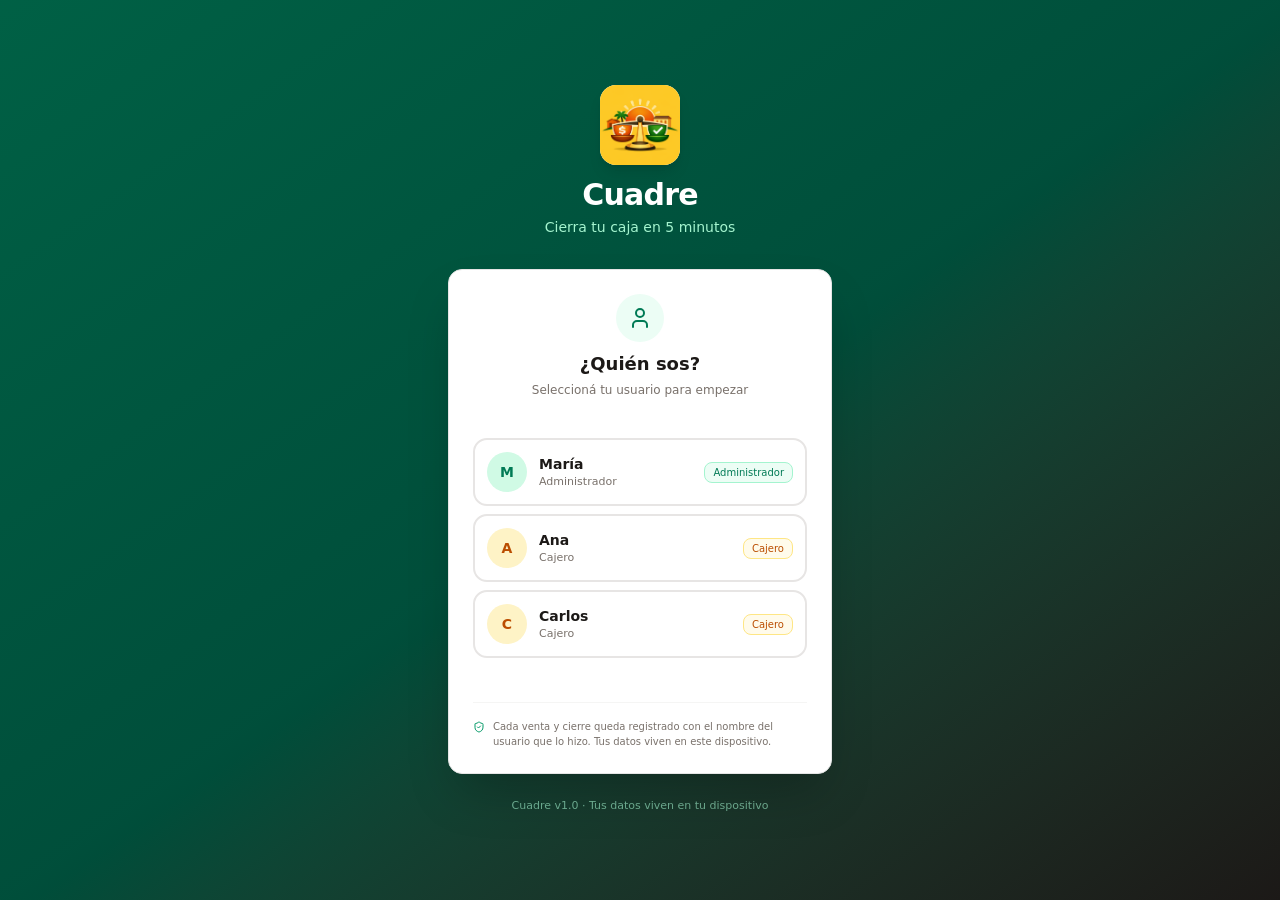
<file: index.html>
<!DOCTYPE html><!--iCwORLL4LYzGp63INEhTY--><html lang="es"><head><meta charSet="utf-8"/><meta name="viewport" content="width=device-width, initial-scale=1, maximum-scale=1, user-scalable=no"/><link rel="preload" href="/_next/static/media/797e433ab948586e-s.p.29207c2f.woff2" as="font" crossorigin="" type="font/woff2"/><link rel="preload" href="/_next/static/media/caa3a2e1cccd8315-s.p.3b6cae6d.woff2" as="font" crossorigin="" type="font/woff2"/><link rel="preload" as="image" href="/logo-cuadre.png"/><link rel="stylesheet" href="/_next/static/chunks/34d933785a17edf3.css" data-precedence="next"/><link rel="stylesheet" href="/_next/static/chunks/aba41e63c3e4495b.css" data-precedence="next"/><link rel="preload" as="script" fetchPriority="low" href="/_next/static/chunks/58c60a5fa6b544da.js"/><script src="/_next/static/chunks/771dedee3f5e1621.js" async=""></script><script src="/_next/static/chunks/21194d3fedcf5c66.js" async=""></script><script src="/_next/static/chunks/turbopack-ec014d33b39a6a80.js" async=""></script><script src="/_next/static/chunks/74f1b9da08b28ae5.js" async=""></script><script src="/_next/static/chunks/28392ef45f00e723.js" async=""></script><script src="/_next/static/chunks/850dbba0aa36ceb6.js" async=""></script><script src="/_next/static/chunks/76dd9c080f6d431c.js" async=""></script><meta name="next-size-adjust" content=""/><title>Cuadre — Cierra tu caja en 5 minutos</title><meta name="description" content="Gestor de Cierre de Caja y Conciliación de Pagos para MIPYMES cubanas. Efectivo, Transfermóvil, EnZona, USD, MLC y EUR."/><meta name="author" content="Cuadre"/><meta name="keywords" content="Cuadre,MIPYMES,Cuba,cierre de caja,conciliación,Transfermóvil,EnZona,ONAT"/><script src="/_next/static/chunks/a6dad97d9634a72d.js" noModule=""></script></head><body class="geist_a71539c9-module__T19VSG__variable geist_mono_8d43a2aa-module__8Li5zG__variable antialiased bg-stone-50 text-stone-900"><div hidden=""><!--$--><!--/$--></div><div class="min-h-screen flex items-center justify-center bg-stone-50"><div class="text-center"><div class="w-14 h-14 rounded-xl overflow-hidden bg-white shadow-lg mx-auto mb-3 animate-pulse"><img src="/logo-cuadre.png" alt="Cuadre" class="w-full h-full object-contain"/></div><p class="text-stone-500 text-sm">Cargando Cuadre...</p></div></div><!--$--><!--/$--><div role="region" aria-label="Notifications (F8)" tabindex="-1" style="pointer-events:none"><ol tabindex="-1" class="fixed top-0 z-[100] flex max-h-screen w-full flex-col-reverse p-4 sm:bottom-0 sm:right-0 sm:top-auto sm:flex-col md:max-w-[420px]"></ol></div><section aria-label="Notifications alt+T" tabindex="-1" aria-live="polite" aria-relevant="additions text" aria-atomic="false"></section><script src="/_next/static/chunks/58c60a5fa6b544da.js" id="_R_" async=""></script><script>(self.__next_f=self.__next_f||[]).push([0])</script><script>self.__next_f.push([1,"1:\"$Sreact.fragment\"\n2:I[39756,[\"/_next/static/chunks/74f1b9da08b28ae5.js\"],\"default\"]\n3:I[37457,[\"/_next/static/chunks/74f1b9da08b28ae5.js\"],\"default\"]\n4:I[77855,[\"/_next/static/chunks/28392ef45f00e723.js\",\"/_next/static/chunks/850dbba0aa36ceb6.js\"],\"Toaster\"]\n5:I[46696,[\"/_next/static/chunks/28392ef45f00e723.js\",\"/_next/static/chunks/850dbba0aa36ceb6.js\"],\"Toaster\"]\n6:I[47257,[\"/_next/static/chunks/74f1b9da08b28ae5.js\"],\"ClientPageRoot\"]\n7:I[52683,[\"/_next/static/chunks/28392ef45f00e723.js\",\"/_next/static/chunks/850dbba0aa36ceb6.js\",\"/_next/static/chunks/76dd9c080f6d431c.js\"],\"default\"]\na:I[97367,[\"/_next/static/chunks/74f1b9da08b28ae5.js\"],\"OutletBoundary\"]\nb:\"$Sreact.suspense\"\nd:I[97367,[\"/_next/static/chunks/74f1b9da08b28ae5.js\"],\"ViewportBoundary\"]\nf:I[97367,[\"/_next/static/chunks/74f1b9da08b28ae5.js\"],\"MetadataBoundary\"]\n11:I[68027,[\"/_next/static/chunks/74f1b9da08b28ae5.js\"],\"default\"]\n:HL[\"/_next/static/chunks/34d933785a17edf3.css\",\"style\"]\n:HL[\"/_next/static/chunks/aba41e63c3e4495b.css\",\"style\"]\n:HL[\"/_next/static/media/797e433ab948586e-s.p.29207c2f.woff2\",\"font\",{\"crossOrigin\":\"\",\"type\":\"font/woff2\"}]\n:HL[\"/_next/static/media/caa3a2e1cccd8315-s.p.3b6cae6d.woff2\",\"font\",{\"crossOrigin\":\"\",\"type\":\"font/woff2\"}]\n"])</script><script>self.__next_f.push([1,"0:{\"P\":null,\"b\":\"iCwORLL4LYzGp63INEhTY\",\"c\":[\"\",\"\"],\"q\":\"\",\"i\":false,\"f\":[[[\"\",{\"children\":[\"__PAGE__\",{}]},\"$undefined\",\"$undefined\",true],[[\"$\",\"$1\",\"c\",{\"children\":[[[\"$\",\"link\",\"0\",{\"rel\":\"stylesheet\",\"href\":\"/_next/static/chunks/34d933785a17edf3.css\",\"precedence\":\"next\",\"crossOrigin\":\"$undefined\",\"nonce\":\"$undefined\"}],[\"$\",\"link\",\"1\",{\"rel\":\"stylesheet\",\"href\":\"/_next/static/chunks/aba41e63c3e4495b.css\",\"precedence\":\"next\",\"crossOrigin\":\"$undefined\",\"nonce\":\"$undefined\"}],[\"$\",\"script\",\"script-0\",{\"src\":\"/_next/static/chunks/28392ef45f00e723.js\",\"async\":true,\"nonce\":\"$undefined\"}],[\"$\",\"script\",\"script-1\",{\"src\":\"/_next/static/chunks/850dbba0aa36ceb6.js\",\"async\":true,\"nonce\":\"$undefined\"}]],[\"$\",\"html\",null,{\"lang\":\"es\",\"suppressHydrationWarning\":true,\"children\":[\"$\",\"body\",null,{\"className\":\"geist_a71539c9-module__T19VSG__variable geist_mono_8d43a2aa-module__8Li5zG__variable antialiased bg-stone-50 text-stone-900\",\"children\":[[\"$\",\"$L2\",null,{\"parallelRouterKey\":\"children\",\"error\":\"$undefined\",\"errorStyles\":\"$undefined\",\"errorScripts\":\"$undefined\",\"template\":[\"$\",\"$L3\",null,{}],\"templateStyles\":\"$undefined\",\"templateScripts\":\"$undefined\",\"notFound\":[[[\"$\",\"title\",null,{\"children\":\"404: This page could not be found.\"}],[\"$\",\"div\",null,{\"style\":{\"fontFamily\":\"system-ui,\\\"Segoe UI\\\",Roboto,Helvetica,Arial,sans-serif,\\\"Apple Color Emoji\\\",\\\"Segoe UI Emoji\\\"\",\"height\":\"100vh\",\"textAlign\":\"center\",\"display\":\"flex\",\"flexDirection\":\"column\",\"alignItems\":\"center\",\"justifyContent\":\"center\"},\"children\":[\"$\",\"div\",null,{\"children\":[[\"$\",\"style\",null,{\"dangerouslySetInnerHTML\":{\"__html\":\"body{color:#000;background:#fff;margin:0}.next-error-h1{border-right:1px solid rgba(0,0,0,.3)}@media (prefers-color-scheme:dark){body{color:#fff;background:#000}.next-error-h1{border-right:1px solid rgba(255,255,255,.3)}}\"}}],[\"$\",\"h1\",null,{\"className\":\"next-error-h1\",\"style\":{\"display\":\"inline-block\",\"margin\":\"0 20px 0 0\",\"padding\":\"0 23px 0 0\",\"fontSize\":24,\"fontWeight\":500,\"verticalAlign\":\"top\",\"lineHeight\":\"49px\"},\"children\":404}],[\"$\",\"div\",null,{\"style\":{\"display\":\"inline-block\"},\"children\":[\"$\",\"h2\",null,{\"style\":{\"fontSize\":14,\"fontWeight\":400,\"lineHeight\":\"49px\",\"margin\":0},\"children\":\"This page could not be found.\"}]}]]}]}]],[]],\"forbidden\":\"$undefined\",\"unauthorized\":\"$undefined\"}],[\"$\",\"$L4\",null,{}],[\"$\",\"$L5\",null,{\"position\":\"top-center\",\"richColors\":true}]]}]}]]}],{\"children\":[[\"$\",\"$1\",\"c\",{\"children\":[[\"$\",\"$L6\",null,{\"Component\":\"$7\",\"serverProvidedParams\":{\"searchParams\":{},\"params\":{},\"promises\":[\"$@8\",\"$@9\"]}}],[[\"$\",\"script\",\"script-0\",{\"src\":\"/_next/static/chunks/76dd9c080f6d431c.js\",\"async\":true,\"nonce\":\"$undefined\"}]],[\"$\",\"$La\",null,{\"children\":[\"$\",\"$b\",null,{\"name\":\"Next.MetadataOutlet\",\"children\":\"$@c\"}]}]]}],{},null,false,false]},null,false,false],[\"$\",\"$1\",\"h\",{\"children\":[null,[\"$\",\"$Ld\",null,{\"children\":\"$Le\"}],[\"$\",\"div\",null,{\"hidden\":true,\"children\":[\"$\",\"$Lf\",null,{\"children\":[\"$\",\"$b\",null,{\"name\":\"Next.Metadata\",\"children\":\"$L10\"}]}]}],[\"$\",\"meta\",null,{\"name\":\"next-size-adjust\",\"content\":\"\"}]]}],false]],\"m\":\"$undefined\",\"G\":[\"$11\",[]],\"S\":true}\n"])</script><script>self.__next_f.push([1,"8:{}\n9:\"$0:f:0:1:1:children:0:props:children:0:props:serverProvidedParams:params\"\n"])</script><script>self.__next_f.push([1,"e:[[\"$\",\"meta\",\"0\",{\"charSet\":\"utf-8\"}],[\"$\",\"meta\",\"1\",{\"name\":\"viewport\",\"content\":\"width=device-width, initial-scale=1, maximum-scale=1, user-scalable=no\"}]]\n"])</script><script>self.__next_f.push([1,"c:null\n10:[[\"$\",\"title\",\"0\",{\"children\":\"Cuadre — Cierra tu caja en 5 minutos\"}],[\"$\",\"meta\",\"1\",{\"name\":\"description\",\"content\":\"Gestor de Cierre de Caja y Conciliación de Pagos para MIPYMES cubanas. Efectivo, Transfermóvil, EnZona, USD, MLC y EUR.\"}],[\"$\",\"meta\",\"2\",{\"name\":\"author\",\"content\":\"Cuadre\"}],[\"$\",\"meta\",\"3\",{\"name\":\"keywords\",\"content\":\"Cuadre,MIPYMES,Cuba,cierre de caja,conciliación,Transfermóvil,EnZona,ONAT\"}]]\n"])</script></body></html>
</file>
<file: _next/static/chunks/34d933785a17edf3.css>
@font-face{font-family:Geist;font-style:normal;font-weight:100 900;font-display:swap;src:url(../media/fef07dbb0973bf53-s.518e079e.woff2)format("woff2");unicode-range:U+460-52F,U+1C80-1C8A,U+20B4,U+2DE0-2DFF,U+A640-A69F,U+FE2E-FE2F}@font-face{font-family:Geist;font-style:normal;font-weight:100 900;font-display:swap;src:url(../media/8a480f0b521d4e75-s.ea323500.woff2)format("woff2");unicode-range:U+301,U+400-45F,U+490-491,U+4B0-4B1,U+2116}@font-face{font-family:Geist;font-style:normal;font-weight:100 900;font-display:swap;src:url(../media/53b9e256198e5412-s.853d50a3.woff2)format("woff2");unicode-range:U+102-103,U+110-111,U+128-129,U+168-169,U+1A0-1A1,U+1AF-1B0,U+300-301,U+303-304,U+308-309,U+323,U+329,U+1EA0-1EF9,U+20AB}@font-face{font-family:Geist;font-style:normal;font-weight:100 900;font-display:swap;src:url(../media/7178b3e590c64307-s.55554cd0.woff2)format("woff2");unicode-range:U+100-2BA,U+2BD-2C5,U+2C7-2CC,U+2CE-2D7,U+2DD-2FF,U+304,U+308,U+329,U+1D00-1DBF,U+1E00-1E9F,U+1EF2-1EFF,U+2020,U+20A0-20AB,U+20AD-20C0,U+2113,U+2C60-2C7F,U+A720-A7FF}@font-face{font-family:Geist;font-style:normal;font-weight:100 900;font-display:swap;src:url(../media/caa3a2e1cccd8315-s.p.3b6cae6d.woff2)format("woff2");unicode-range:U+??,U+131,U+152-153,U+2BB-2BC,U+2C6,U+2DA,U+2DC,U+304,U+308,U+329,U+2000-206F,U+20AC,U+2122,U+2191,U+2193,U+2212,U+2215,U+FEFF,U+FFFD}@font-face{font-family:Geist Fallback;src:local(Arial);ascent-override:95.94%;descent-override:28.16%;line-gap-override:0.0%;size-adjust:104.76%}.geist_a71539c9-module__T19VSG__className{font-family:Geist,Geist Fallback;font-style:normal}.geist_a71539c9-module__T19VSG__variable{--font-geist-sans:"Geist","Geist Fallback"}
@font-face{font-family:Geist Mono;font-style:normal;font-weight:100 900;font-display:swap;src:url(../media/5ce348bf30bf5439-s.56c1f21e.woff2)format("woff2");unicode-range:U+460-52F,U+1C80-1C8A,U+20B4,U+2DE0-2DFF,U+A640-A69F,U+FE2E-FE2F}@font-face{font-family:Geist Mono;font-style:normal;font-weight:100 900;font-display:swap;src:url(../media/4fa387ec64143e14-s.3b336396.woff2)format("woff2");unicode-range:U+301,U+400-45F,U+490-491,U+4B0-4B1,U+2116}@font-face{font-family:Geist Mono;font-style:normal;font-weight:100 900;font-display:swap;src:url(../media/6306c77e7c8268e4-s.e3369375.woff2)format("woff2");unicode-range:U+2000-2001,U+2004-2008,U+200A,U+23B8-23BD,U+2500-259F}@font-face{font-family:Geist Mono;font-style:normal;font-weight:100 900;font-display:swap;src:url(../media/7d817b4c03b0c5f1-s.a40b9a8b.woff2)format("woff2");unicode-range:U+102-103,U+110-111,U+128-129,U+168-169,U+1A0-1A1,U+1AF-1B0,U+300-301,U+303-304,U+308-309,U+323,U+329,U+1EA0-1EF9,U+20AB}@font-face{font-family:Geist Mono;font-style:normal;font-weight:100 900;font-display:swap;src:url(../media/bbc41e54d2fcbd21-s.fe42ddf4.woff2)format("woff2");unicode-range:U+100-2BA,U+2BD-2C5,U+2C7-2CC,U+2CE-2D7,U+2DD-2FF,U+304,U+308,U+329,U+1D00-1DBF,U+1E00-1E9F,U+1EF2-1EFF,U+2020,U+20A0-20AB,U+20AD-20C0,U+2113,U+2C60-2C7F,U+A720-A7FF}@font-face{font-family:Geist Mono;font-style:normal;font-weight:100 900;font-display:swap;src:url(../media/797e433ab948586e-s.p.29207c2f.woff2)format("woff2");unicode-range:U+??,U+131,U+152-153,U+2BB-2BC,U+2C6,U+2DA,U+2DC,U+304,U+308,U+329,U+2000-206F,U+20AC,U+2122,U+2191,U+2193,U+2212,U+2215,U+FEFF,U+FFFD}@font-face{font-family:Geist Mono Fallback;src:local(Arial);ascent-override:74.67%;descent-override:21.92%;line-gap-override:0.0%;size-adjust:134.59%}.geist_mono_8d43a2aa-module__8Li5zG__className{font-family:Geist Mono,Geist Mono Fallback;font-style:normal}.geist_mono_8d43a2aa-module__8Li5zG__variable{--font-geist-mono:"Geist Mono","Geist Mono Fallback"}
</file>
<file: _next/static/chunks/aba41e63c3e4495b.css>
@layer properties{@supports (((-webkit-hyphens:none)) and (not (margin-trim:inline))) or ((-moz-orient:inline) and (not (color:rgb(from red r g b)))){*,:before,:after,::backdrop{--tw-translate-x:0;--tw-translate-y:0;--tw-translate-z:0;--tw-scale-x:1;--tw-scale-y:1;--tw-scale-z:1;--tw-rotate-x:initial;--tw-rotate-y:initial;--tw-rotate-z:initial;--tw-skew-x:initial;--tw-skew-y:initial;--tw-pan-x:initial;--tw-pan-y:initial;--tw-pinch-zoom:initial;--tw-space-y-reverse:0;--tw-space-x-reverse:0;--tw-divide-x-reverse:0;--tw-border-style:solid;--tw-divide-y-reverse:0;--tw-gradient-position:initial;--tw-gradient-from:#0000;--tw-gradient-via:#0000;--tw-gradient-to:#0000;--tw-gradient-stops:initial;--tw-gradient-via-stops:initial;--tw-gradient-from-position:0%;--tw-gradient-via-position:50%;--tw-gradient-to-position:100%;--tw-leading:initial;--tw-font-weight:initial;--tw-tracking:initial;--tw-ordinal:initial;--tw-slashed-zero:initial;--tw-numeric-figure:initial;--tw-numeric-spacing:initial;--tw-numeric-fraction:initial;--tw-shadow:0 0 #0000;--tw-shadow-color:initial;--tw-shadow-alpha:100%;--tw-inset-shadow:0 0 #0000;--tw-inset-shadow-color:initial;--tw-inset-shadow-alpha:100%;--tw-ring-color:initial;--tw-ring-shadow:0 0 #0000;--tw-inset-ring-color:initial;--tw-inset-ring-shadow:0 0 #0000;--tw-ring-inset:initial;--tw-ring-offset-width:0px;--tw-ring-offset-color:#fff;--tw-ring-offset-shadow:0 0 #0000;--tw-outline-style:solid;--tw-blur:initial;--tw-brightness:initial;--tw-contrast:initial;--tw-grayscale:initial;--tw-hue-rotate:initial;--tw-invert:initial;--tw-opacity:initial;--tw-saturate:initial;--tw-sepia:initial;--tw-drop-shadow:initial;--tw-drop-shadow-color:initial;--tw-drop-shadow-alpha:100%;--tw-drop-shadow-size:initial;--tw-backdrop-blur:initial;--tw-backdrop-brightness:initial;--tw-backdrop-contrast:initial;--tw-backdrop-grayscale:initial;--tw-backdrop-hue-rotate:initial;--tw-backdrop-invert:initial;--tw-backdrop-opacity:initial;--tw-backdrop-saturate:initial;--tw-backdrop-sepia:initial;--tw-duration:initial;--tw-ease:initial;--tw-content:"";--tw-animation-delay:0s;--tw-animation-direction:normal;--tw-animation-duration:initial;--tw-animation-fill-mode:none;--tw-animation-iteration-count:1;--tw-enter-blur:0;--tw-enter-opacity:1;--tw-enter-rotate:0;--tw-enter-scale:1;--tw-enter-translate-x:0;--tw-enter-translate-y:0;--tw-exit-blur:0;--tw-exit-opacity:1;--tw-exit-rotate:0;--tw-exit-scale:1;--tw-exit-translate-x:0;--tw-exit-translate-y:0}}}@layer theme{:root,:host{--color-red-50:#fef2f2;--color-red-100:#ffe2e2;--color-red-200:#ffcaca;--color-red-300:#ffa3a3;--color-red-400:#ff6568;--color-red-500:#fb2c36;--color-red-600:#e40014;--color-red-700:#bf000f;--color-red-800:#9f0712;--color-orange-300:#ffb96d;--color-orange-900:#7e2a0c;--color-amber-50:#fffbeb;--color-amber-100:#fef3c6;--color-amber-200:#fee685;--color-amber-300:#ffd236;--color-amber-400:#fcbb00;--color-amber-500:#f99c00;--color-amber-600:#dd7400;--color-amber-700:#b75000;--color-amber-800:#953d00;--color-amber-900:#7b3306;--color-green-100:#dcfce7;--color-green-800:#016630;--color-emerald-50:#ecfdf5;--color-emerald-100:#d0fae5;--color-emerald-200:#a4f4cf;--color-emerald-300:#5ee9b5;--color-emerald-400:#00d294;--color-emerald-500:#00bb7f;--color-emerald-600:#009767;--color-emerald-700:#007956;--color-emerald-800:#005f46;--color-emerald-900:#004e3b;--color-blue-50:#eff6ff;--color-blue-100:#dbeafe;--color-blue-200:#bedbff;--color-blue-500:#3080ff;--color-blue-600:#155dfc;--color-blue-700:#1447e6;--color-blue-800:#193cb8;--color-blue-900:#1c398e;--color-gray-500:#6a7282;--color-gray-700:#364153;--color-gray-900:#101828;--color-stone-50:#fafaf9;--color-stone-100:#f5f5f4;--color-stone-200:#e7e5e4;--color-stone-300:#d6d3d1;--color-stone-400:#a6a09b;--color-stone-500:#79716b;--color-stone-600:#57534d;--color-stone-700:#44403b;--color-stone-800:#292524;--color-stone-900:#1c1917;--color-black:#000;--color-white:#fff;--spacing:.25rem;--container-xs:20rem;--container-sm:24rem;--container-md:28rem;--container-lg:32rem;--container-2xl:42rem;--container-3xl:48rem;--container-4xl:56rem;--text-xs:.75rem;--text-xs--line-height:calc(1/.75);--text-sm:.875rem;--text-sm--line-height:calc(1.25/.875);--text-base:1rem;--text-base--line-height:calc(1.5/1);--text-lg:1.125rem;--text-lg--line-height:calc(1.75/1.125);--text-xl:1.25rem;--text-xl--line-height:calc(1.75/1.25);--text-2xl:1.5rem;--text-2xl--line-height:calc(2/1.5);--text-3xl:1.875rem;--text-3xl--line-height:calc(2.25/1.875);--font-weight-normal:400;--font-weight-medium:500;--font-weight-semibold:600;--font-weight-bold:700;--font-weight-extrabold:800;--tracking-tight:-.025em;--tracking-widest:.1em;--leading-tight:1.25;--leading-relaxed:1.625;--radius-xs:.125rem;--radius-2xl:1rem;--ease-in:cubic-bezier(.4,0,1,1);--ease-out:cubic-bezier(0,0,.2,1);--ease-in-out:cubic-bezier(.4,0,.2,1);--animate-pulse:pulse 2s cubic-bezier(.4,0,.6,1)infinite;--aspect-video:16/9;--default-transition-duration:.15s;--default-transition-timing-function:cubic-bezier(.4,0,.2,1);--default-font-family:var(--font-geist-sans);--default-mono-font-family:var(--font-geist-mono);--color-border:var(--border)}@supports (color:lab(0% 0 0)){:root,:host{--color-red-50:lab(96.5005% 4.18508 1.52328);--color-red-100:lab(92.243% 10.2865 3.83865);--color-red-200:lab(86.017% 19.8815 7.75869);--color-red-300:lab(76.5514% 36.422 15.5335);--color-red-400:lab(63.7053% 60.745 31.3109);--color-red-500:lab(55.4814% 75.0732 48.8528);--color-red-600:lab(48.4493% 77.4328 61.5452);--color-red-700:lab(40.4273% 67.2623 53.7441);--color-red-800:lab(33.7174% 55.8993 41.0293);--color-orange-300:lab(80.8059% 21.7313 50.4455);--color-orange-900:lab(30.2951% 36.0434 37.671);--color-amber-50:lab(98.6252% -.635922 8.42309);--color-amber-100:lab(95.916% -1.21653 23.111);--color-amber-200:lab(91.7203% -.505269 49.9084);--color-amber-300:lab(86.4156% 6.13147 78.3961);--color-amber-400:lab(80.1641% 16.6016 99.2089);--color-amber-500:lab(72.7183% 31.8672 97.9407);--color-amber-600:lab(60.3514% 40.5624 87.1228);--color-amber-700:lab(47.2709% 42.9082 69.2966);--color-amber-800:lab(37.8822% 37.1699 52.2718);--color-amber-900:lab(31.2288% 30.2627 40.0378);--color-green-100:lab(96.1861% -13.8464 6.52365);--color-green-800:lab(37.4616% -36.7971 22.9692);--color-emerald-50:lab(97.8462% -6.94966 1.85487);--color-emerald-100:lab(94.9004% -17.0769 5.63836);--color-emerald-200:lab(90.2247% -31.039 9.47084);--color-emerald-300:lab(83.9203% -48.7124 13.8849);--color-emerald-400:lab(75.0771% -60.7313 19.4147);--color-emerald-500:lab(66.9756% -58.27 19.5419);--color-emerald-600:lab(55.0481% -49.9246 15.93);--color-emerald-700:lab(44.4871% -41.0396 11.0361);--color-emerald-800:lab(35.3675% -33.1188 8.04002);--color-emerald-900:lab(28.8637% -26.9249 5.45986);--color-blue-50:lab(96.492% -1.14644 -5.11479);--color-blue-100:lab(92.0301% -2.24757 -11.6453);--color-blue-200:lab(86.15% -4.04379 -21.0797);--color-blue-500:lab(54.1736% 13.3369 -74.6839);--color-blue-600:lab(44.0605% 29.0279 -86.0352);--color-blue-700:lab(36.9089% 35.0961 -85.6872);--color-blue-800:lab(30.2514% 27.7853 -70.2699);--color-blue-900:lab(26.1542% 15.7545 -51.5504);--color-gray-500:lab(47.7841% -.393182 -10.0268);--color-gray-700:lab(27.1134% -.956401 -12.3224);--color-gray-900:lab(8.11897% .811279 -12.254);--color-stone-50:lab(98.2686% -.0991821 .364304);--color-stone-100:lab(96.5286% -.0991821 .364268);--color-stone-200:lab(91.055% .663072 .865579);--color-stone-300:lab(84.7909% .928015 1.59738);--color-stone-400:lab(66.2166% 1.88044 3.20326);--color-stone-500:lab(48.1164% 2.35701 4.26852);--color-stone-600:lab(35.5168% 1.08604 4.07829);--color-stone-700:lab(27.3812% 1.32917 3.57789);--color-stone-800:lab(15.0353% 1.96067 1.53427);--color-stone-900:lab(9.03835% 1.15298 1.92955)}}}@layer base{*,:after,:before,::backdrop{box-sizing:border-box;border:0 solid;margin:0;padding:0}::file-selector-button{box-sizing:border-box;border:0 solid;margin:0;padding:0}html,:host{-webkit-text-size-adjust:100%;tab-size:4;line-height:1.5;font-family:var(--default-font-family,ui-sans-serif,system-ui,sans-serif,"Apple Color Emoji","Segoe UI Emoji","Segoe UI Symbol","Noto Color Emoji");font-feature-settings:var(--default-font-feature-settings,normal);font-variation-settings:var(--default-font-variation-settings,normal);-webkit-tap-highlight-color:transparent}hr{height:0;color:inherit;border-top-width:1px}abbr:where([title]){-webkit-text-decoration:underline dotted;text-decoration:underline dotted}h1,h2,h3,h4,h5,h6{font-size:inherit;font-weight:inherit}a{color:inherit;-webkit-text-decoration:inherit;-webkit-text-decoration:inherit;-webkit-text-decoration:inherit;-webkit-text-decoration:inherit;text-decoration:inherit}b,strong{font-weight:bolder}code,kbd,samp,pre{font-family:var(--default-mono-font-family,ui-monospace,SFMono-Regular,Menlo,Monaco,Consolas,"Liberation Mono","Courier New",monospace);font-feature-settings:var(--default-mono-font-feature-settings,normal);font-variation-settings:var(--default-mono-font-variation-settings,normal);font-size:1em}small{font-size:80%}sub,sup{vertical-align:baseline;font-size:75%;line-height:0;position:relative}sub{bottom:-.25em}sup{top:-.5em}table{text-indent:0;border-color:inherit;border-collapse:collapse}:-moz-focusring{outline:auto}progress{vertical-align:baseline}summary{display:list-item}ol,ul,menu{list-style:none}img,svg,video,canvas,audio,iframe,embed,object{vertical-align:middle;display:block}img,video{max-width:100%;height:auto}button,input,select,optgroup,textarea{font:inherit;font-feature-settings:inherit;font-variation-settings:inherit;letter-spacing:inherit;color:inherit;opacity:1;background-color:#0000;border-radius:0}::file-selector-button{font:inherit;font-feature-settings:inherit;font-variation-settings:inherit;letter-spacing:inherit;color:inherit;opacity:1;background-color:#0000;border-radius:0}:where(select:is([multiple],[size])) optgroup{font-weight:bolder}:where(select:is([multiple],[size])) optgroup option{padding-inline-start:20px}::file-selector-button{margin-inline-end:4px}::placeholder{opacity:1}@supports (not ((-webkit-appearance:-apple-pay-button))) or (contain-intrinsic-size:1px){::placeholder{color:currentColor}@supports (color:color-mix(in lab, red, red)){::placeholder{color:color-mix(in oklab,currentcolor 50%,transparent)}}}textarea{resize:vertical}::-webkit-search-decoration{-webkit-appearance:none}::-webkit-date-and-time-value{min-height:1lh;text-align:inherit}::-webkit-datetime-edit{display:inline-flex}::-webkit-datetime-edit-fields-wrapper{padding:0}::-webkit-datetime-edit{padding-block:0}::-webkit-datetime-edit-year-field{padding-block:0}::-webkit-datetime-edit-month-field{padding-block:0}::-webkit-datetime-edit-day-field{padding-block:0}::-webkit-datetime-edit-hour-field{padding-block:0}::-webkit-datetime-edit-minute-field{padding-block:0}::-webkit-datetime-edit-second-field{padding-block:0}::-webkit-datetime-edit-millisecond-field{padding-block:0}::-webkit-datetime-edit-meridiem-field{padding-block:0}::-webkit-calendar-picker-indicator{line-height:1}:-moz-ui-invalid{box-shadow:none}button,input:where([type=button],[type=reset],[type=submit]){appearance:button}::file-selector-button{appearance:button}::-webkit-inner-spin-button{height:auto}::-webkit-outer-spin-button{height:auto}[hidden]:where(:not([hidden=until-found])){display:none!important}*{border-color:var(--border);outline-color:var(--ring)}@supports (color:color-mix(in lab, red, red)){*{outline-color:color-mix(in oklab,var(--ring)50%,transparent)}}body{background-color:var(--background);color:var(--foreground)}}@layer components;@layer utilities{.\@container\/card-header{container:card-header/inline-size}.pointer-events-auto{pointer-events:auto}.pointer-events-none{pointer-events:none}.collapse{visibility:collapse}.invisible{visibility:hidden}.visible{visibility:visible}.sr-only{clip-path:inset(50%);white-space:nowrap;border-width:0;width:1px;height:1px;margin:-1px;padding:0;position:absolute;overflow:hidden}.not-sr-only{clip-path:none;white-space:normal;width:auto;height:auto;margin:0;padding:0;position:static;overflow:visible}.absolute{position:absolute}.fixed{position:fixed}.relative{position:relative}.static{position:static}.sticky{position:sticky}.inset-0{inset:calc(var(--spacing)*0)}.inset-x-0{inset-inline:calc(var(--spacing)*0)}.inset-y-0{inset-block:calc(var(--spacing)*0)}.-top-2{top:calc(var(--spacing)*-2)}.-top-12{top:calc(var(--spacing)*-12)}.top-0{top:calc(var(--spacing)*0)}.top-1{top:calc(var(--spacing)*1)}.top-1\.5{top:calc(var(--spacing)*1.5)}.top-1\/2{top:50%}.top-3\.5{top:calc(var(--spacing)*3.5)}.top-4{top:calc(var(--spacing)*4)}.top-\[1px\]{top:1px}.top-\[50\%\]{top:50%}.top-\[60\%\]{top:60%}.top-full{top:100%}.-right-2{right:calc(var(--spacing)*-2)}.-right-12{right:calc(var(--spacing)*-12)}.right-0{right:calc(var(--spacing)*0)}.right-1{right:calc(var(--spacing)*1)}.right-2{right:calc(var(--spacing)*2)}.right-3{right:calc(var(--spacing)*3)}.right-4{right:calc(var(--spacing)*4)}.-bottom-12{bottom:calc(var(--spacing)*-12)}.bottom-0{bottom:calc(var(--spacing)*0)}.bottom-4{bottom:calc(var(--spacing)*4)}.-left-12{left:calc(var(--spacing)*-12)}.left-0{left:calc(var(--spacing)*0)}.left-1\/2{left:50%}.left-2{left:calc(var(--spacing)*2)}.left-3{left:calc(var(--spacing)*3)}.left-\[50\%\]{left:50%}.isolate{isolation:isolate}.isolation-auto{isolation:auto}.z-10{z-index:10}.z-20{z-index:20}.z-40{z-index:40}.z-50{z-index:50}.z-\[1\]{z-index:1}.z-\[100\]{z-index:100}.col-span-2{grid-column:span 2/span 2}.col-start-2{grid-column-start:2}.row-span-2{grid-row:span 2/span 2}.row-start-1{grid-row-start:1}.container{width:100%}@media (min-width:40rem){.container{max-width:40rem}}@media (min-width:48rem){.container{max-width:48rem}}@media (min-width:64rem){.container{max-width:64rem}}@media (min-width:80rem){.container{max-width:80rem}}@media (min-width:96rem){.container{max-width:96rem}}.-mx-1{margin-inline:calc(var(--spacing)*-1)}.-mx-3{margin-inline:calc(var(--spacing)*-3)}.-mx-6{margin-inline:calc(var(--spacing)*-6)}.mx-2{margin-inline:calc(var(--spacing)*2)}.mx-3\.5{margin-inline:calc(var(--spacing)*3.5)}.mx-auto{margin-inline:auto}.my-0\.5{margin-block:calc(var(--spacing)*.5)}.my-1{margin-block:calc(var(--spacing)*1)}.my-2{margin-block:calc(var(--spacing)*2)}.my-4{margin-block:calc(var(--spacing)*4)}.-mt-4{margin-top:calc(var(--spacing)*-4)}.mt-0\.5{margin-top:calc(var(--spacing)*.5)}.mt-1{margin-top:calc(var(--spacing)*1)}.mt-1\.5{margin-top:calc(var(--spacing)*1.5)}.mt-2{margin-top:calc(var(--spacing)*2)}.mt-3{margin-top:calc(var(--spacing)*3)}.mt-4{margin-top:calc(var(--spacing)*4)}.mt-5{margin-top:calc(var(--spacing)*5)}.mt-6{margin-top:calc(var(--spacing)*6)}.mt-auto{margin-top:auto}.mr-0\.5{margin-right:calc(var(--spacing)*.5)}.mr-1{margin-right:calc(var(--spacing)*1)}.mr-2{margin-right:calc(var(--spacing)*2)}.-mb-3{margin-bottom:calc(var(--spacing)*-3)}.mb-0\.5{margin-bottom:calc(var(--spacing)*.5)}.mb-1{margin-bottom:calc(var(--spacing)*1)}.mb-1\.5{margin-bottom:calc(var(--spacing)*1.5)}.mb-2{margin-bottom:calc(var(--spacing)*2)}.mb-3{margin-bottom:calc(var(--spacing)*3)}.mb-4{margin-bottom:calc(var(--spacing)*4)}.mb-5{margin-bottom:calc(var(--spacing)*5)}.mb-8{margin-bottom:calc(var(--spacing)*8)}.-ml-2{margin-left:calc(var(--spacing)*-2)}.-ml-4{margin-left:calc(var(--spacing)*-4)}.ml-0\.5{margin-left:calc(var(--spacing)*.5)}.ml-1{margin-left:calc(var(--spacing)*1)}.ml-1\.5{margin-left:calc(var(--spacing)*1.5)}.ml-2{margin-left:calc(var(--spacing)*2)}.ml-7{margin-left:calc(var(--spacing)*7)}.ml-8{margin-left:calc(var(--spacing)*8)}.ml-auto{margin-left:auto}.line-clamp-1{-webkit-line-clamp:1;-webkit-box-orient:vertical;display:-webkit-box;overflow:hidden}.line-clamp-2{-webkit-line-clamp:2;-webkit-box-orient:vertical;display:-webkit-box;overflow:hidden}.block{display:block}.contents{display:contents}.flex{display:flex}.flow-root{display:flow-root}.grid{display:grid}.hidden{display:none}.inline{display:inline}.inline-block{display:inline-block}.inline-flex{display:inline-flex}.inline-grid{display:inline-grid}.inline-table{display:inline-table}.list-item{display:list-item}.table{display:table}.table-caption{display:table-caption}.table-cell{display:table-cell}.table-column{display:table-column}.table-column-group{display:table-column-group}.table-footer-group{display:table-footer-group}.table-header-group{display:table-header-group}.table-row{display:table-row}.table-row-group{display:table-row-group}.field-sizing-content{field-sizing:content}.aspect-square{aspect-ratio:1}.aspect-video{aspect-ratio:var(--aspect-video)}.size-\(--cell-size\){width:var(--cell-size);height:var(--cell-size)}.size-2{width:calc(var(--spacing)*2);height:calc(var(--spacing)*2)}.size-2\.5{width:calc(var(--spacing)*2.5);height:calc(var(--spacing)*2.5)}.size-3{width:calc(var(--spacing)*3);height:calc(var(--spacing)*3)}.size-3\.5{width:calc(var(--spacing)*3.5);height:calc(var(--spacing)*3.5)}.size-4{width:calc(var(--spacing)*4);height:calc(var(--spacing)*4)}.size-7{width:calc(var(--spacing)*7);height:calc(var(--spacing)*7)}.size-8{width:calc(var(--spacing)*8);height:calc(var(--spacing)*8)}.size-9{width:calc(var(--spacing)*9);height:calc(var(--spacing)*9)}.size-auto{width:auto;height:auto}.size-full{width:100%;height:100%}.h-\(--cell-size\){height:var(--cell-size)}.h-1\.5{height:calc(var(--spacing)*1.5)}.h-2{height:calc(var(--spacing)*2)}.h-2\.5{height:calc(var(--spacing)*2.5)}.h-3{height:calc(var(--spacing)*3)}.h-3\.5{height:calc(var(--spacing)*3.5)}.h-4{height:calc(var(--spacing)*4)}.h-5{height:calc(var(--spacing)*5)}.h-6{height:calc(var(--spacing)*6)}.h-7{height:calc(var(--spacing)*7)}.h-8{height:calc(var(--spacing)*8)}.h-9{height:calc(var(--spacing)*9)}.h-10{height:calc(var(--spacing)*10)}.h-11{height:calc(var(--spacing)*11)}.h-12{height:calc(var(--spacing)*12)}.h-14{height:calc(var(--spacing)*14)}.h-16{height:calc(var(--spacing)*16)}.h-20{height:calc(var(--spacing)*20)}.h-44{height:calc(var(--spacing)*44)}.h-80{height:calc(var(--spacing)*80)}.h-\[1\.15rem\]{height:1.15rem}.h-\[calc\(100\%-1px\)\]{height:calc(100% - 1px)}.h-\[var\(--radix-navigation-menu-viewport-height\)\]{height:var(--radix-navigation-menu-viewport-height)}.h-\[var\(--radix-select-trigger-height\)\]{height:var(--radix-select-trigger-height)}.h-auto{height:auto}.h-full{height:100%}.h-px{height:1px}.h-svh{height:100svh}.max-h-\(--radix-context-menu-content-available-height\){max-height:var(--radix-context-menu-content-available-height)}.max-h-\(--radix-dropdown-menu-content-available-height\){max-height:var(--radix-dropdown-menu-content-available-height)}.max-h-\(--radix-select-content-available-height\){max-height:var(--radix-select-content-available-height)}.max-h-40{max-height:calc(var(--spacing)*40)}.max-h-48{max-height:calc(var(--spacing)*48)}.max-h-72{max-height:calc(var(--spacing)*72)}.max-h-96{max-height:calc(var(--spacing)*96)}.max-h-\[60vh\]{max-height:60vh}.max-h-\[85vh\]{max-height:85vh}.max-h-\[90vh\]{max-height:90vh}.max-h-\[300px\]{max-height:300px}.max-h-screen{max-height:100vh}.min-h-0{min-height:calc(var(--spacing)*0)}.min-h-4{min-height:calc(var(--spacing)*4)}.min-h-16{min-height:calc(var(--spacing)*16)}.min-h-screen{min-height:100vh}.min-h-svh{min-height:100svh}.w-\(--cell-size\){width:var(--cell-size)}.w-\(--sidebar-width\){width:var(--sidebar-width)}.w-0{width:calc(var(--spacing)*0)}.w-1{width:calc(var(--spacing)*1)}.w-1\.5{width:calc(var(--spacing)*1.5)}.w-2{width:calc(var(--spacing)*2)}.w-2\.5{width:calc(var(--spacing)*2.5)}.w-3{width:calc(var(--spacing)*3)}.w-3\.5{width:calc(var(--spacing)*3.5)}.w-3\/4{width:75%}.w-4{width:calc(var(--spacing)*4)}.w-5{width:calc(var(--spacing)*5)}.w-6{width:calc(var(--spacing)*6)}.w-7{width:calc(var(--spacing)*7)}.w-8{width:calc(var(--spacing)*8)}.w-9{width:calc(var(--spacing)*9)}.w-10{width:calc(var(--spacing)*10)}.w-12{width:calc(var(--spacing)*12)}.w-14{width:calc(var(--spacing)*14)}.w-16{width:calc(var(--spacing)*16)}.w-20{width:calc(var(--spacing)*20)}.w-64{width:calc(var(--spacing)*64)}.w-72{width:calc(var(--spacing)*72)}.w-\[100px\]{width:100px}.w-auto{width:auto}.w-fit{width:fit-content}.w-full{width:100%}.w-max{width:max-content}.w-px{width:1px}.max-w-\(--skeleton-width\){max-width:var(--skeleton-width)}.max-w-2xl{max-width:var(--container-2xl)}.max-w-3xl{max-width:var(--container-3xl)}.max-w-4xl{max-width:var(--container-4xl)}.max-w-\[calc\(100\%-2rem\)\]{max-width:calc(100% - 2rem)}.max-w-max{max-width:max-content}.max-w-md{max-width:var(--container-md)}.max-w-sm{max-width:var(--container-sm)}.max-w-xs{max-width:var(--container-xs)}.min-w-\(--cell-size\){min-width:var(--cell-size)}.min-w-0{min-width:calc(var(--spacing)*0)}.min-w-5{min-width:calc(var(--spacing)*5)}.min-w-8{min-width:calc(var(--spacing)*8)}.min-w-9{min-width:calc(var(--spacing)*9)}.min-w-10{min-width:calc(var(--spacing)*10)}.min-w-\[8rem\]{min-width:8rem}.min-w-\[12rem\]{min-width:12rem}.min-w-\[16px\]{min-width:16px}.min-w-\[var\(--radix-select-trigger-width\)\]{min-width:var(--radix-select-trigger-width)}.flex-1{flex:1}.shrink{flex-shrink:1}.shrink-0{flex-shrink:0}.grow{flex-grow:1}.grow-0{flex-grow:0}.basis-full{flex-basis:100%}.caption-bottom{caption-side:bottom}.border-collapse{border-collapse:collapse}.origin-\(--radix-context-menu-content-transform-origin\){transform-origin:var(--radix-context-menu-content-transform-origin)}.origin-\(--radix-dropdown-menu-content-transform-origin\){transform-origin:var(--radix-dropdown-menu-content-transform-origin)}.origin-\(--radix-hover-card-content-transform-origin\){transform-origin:var(--radix-hover-card-content-transform-origin)}.origin-\(--radix-menubar-content-transform-origin\){transform-origin:var(--radix-menubar-content-transform-origin)}.origin-\(--radix-popover-content-transform-origin\){transform-origin:var(--radix-popover-content-transform-origin)}.origin-\(--radix-select-content-transform-origin\){transform-origin:var(--radix-select-content-transform-origin)}.origin-\(--radix-tooltip-content-transform-origin\){transform-origin:var(--radix-tooltip-content-transform-origin)}.-translate-x-1\/2{--tw-translate-x:calc(calc(1/2*100%)*-1);translate:var(--tw-translate-x)var(--tw-translate-y)}.-translate-x-full{--tw-translate-x:-100%;translate:var(--tw-translate-x)var(--tw-translate-y)}.-translate-x-px{--tw-translate-x:-1px;translate:var(--tw-translate-x)var(--tw-translate-y)}.translate-x-0{--tw-translate-x:calc(var(--spacing)*0);translate:var(--tw-translate-x)var(--tw-translate-y)}.translate-x-\[-50\%\]{--tw-translate-x:-50%;translate:var(--tw-translate-x)var(--tw-translate-y)}.translate-x-px{--tw-translate-x:1px;translate:var(--tw-translate-x)var(--tw-translate-y)}.-translate-y-1\/2{--tw-translate-y:calc(calc(1/2*100%)*-1);translate:var(--tw-translate-x)var(--tw-translate-y)}.translate-y-0\.5{--tw-translate-y:calc(var(--spacing)*.5);translate:var(--tw-translate-x)var(--tw-translate-y)}.translate-y-\[-50\%\]{--tw-translate-y:-50%;translate:var(--tw-translate-x)var(--tw-translate-y)}.translate-y-\[calc\(-50\%_-_2px\)\]{--tw-translate-y:calc(-50% - 2px);translate:var(--tw-translate-x)var(--tw-translate-y)}.translate-none{translate:none}.scale-110{--tw-scale-x:110%;--tw-scale-y:110%;--tw-scale-z:110%;scale:var(--tw-scale-x)var(--tw-scale-y)}.scale-3d{scale:var(--tw-scale-x)var(--tw-scale-y)var(--tw-scale-z)}.rotate-45{rotate:45deg}.rotate-90{rotate:90deg}.transform{transform:var(--tw-rotate-x,)var(--tw-rotate-y,)var(--tw-rotate-z,)var(--tw-skew-x,)var(--tw-skew-y,)}.animate-caret-blink{animation:1.25s ease-out infinite caret-blink}.animate-in{animation:enter var(--tw-animation-duration,var(--tw-duration,.15s))var(--tw-ease,ease)var(--tw-animation-delay,0s)var(--tw-animation-iteration-count,1)var(--tw-animation-direction,normal)var(--tw-animation-fill-mode,none)}.animate-pulse{animation:var(--animate-pulse)}.cursor-default{cursor:default}.cursor-pointer{cursor:pointer}.touch-pinch-zoom{--tw-pinch-zoom:pinch-zoom;touch-action:var(--tw-pan-x,)var(--tw-pan-y,)var(--tw-pinch-zoom,)}.touch-none{touch-action:none}.resize{resize:both}.scroll-my-1{scroll-margin-block:calc(var(--spacing)*1)}.scroll-py-1{scroll-padding-block:calc(var(--spacing)*1)}.list-none{list-style-type:none}.auto-rows-min{grid-auto-rows:min-content}.grid-cols-2{grid-template-columns:repeat(2,minmax(0,1fr))}.grid-cols-3{grid-template-columns:repeat(3,minmax(0,1fr))}.grid-cols-4{grid-template-columns:repeat(4,minmax(0,1fr))}.grid-cols-\[0_1fr\]{grid-template-columns:0 1fr}.grid-rows-\[auto_auto\]{grid-template-rows:auto auto}.flex-col{flex-direction:column}.flex-col-reverse{flex-direction:column-reverse}.flex-row{flex-direction:row}.flex-wrap{flex-wrap:wrap}.items-center{align-items:center}.items-end{align-items:flex-end}.items-start{align-items:flex-start}.items-stretch{align-items:stretch}.justify-between{justify-content:space-between}.justify-center{justify-content:center}.justify-items-start{justify-items:start}.gap-0\.5{gap:calc(var(--spacing)*.5)}.gap-1{gap:calc(var(--spacing)*1)}.gap-1\.5{gap:calc(var(--spacing)*1.5)}.gap-2{gap:calc(var(--spacing)*2)}.gap-2\.5{gap:calc(var(--spacing)*2.5)}.gap-3{gap:calc(var(--spacing)*3)}.gap-4{gap:calc(var(--spacing)*4)}.gap-6{gap:calc(var(--spacing)*6)}:where(.space-y-1>:not(:last-child)){--tw-space-y-reverse:0;margin-block-start:calc(calc(var(--spacing)*1)*var(--tw-space-y-reverse));margin-block-end:calc(calc(var(--spacing)*1)*calc(1 - var(--tw-space-y-reverse)))}:where(.space-y-1\.5>:not(:last-child)){--tw-space-y-reverse:0;margin-block-start:calc(calc(var(--spacing)*1.5)*var(--tw-space-y-reverse));margin-block-end:calc(calc(var(--spacing)*1.5)*calc(1 - var(--tw-space-y-reverse)))}:where(.space-y-2>:not(:last-child)){--tw-space-y-reverse:0;margin-block-start:calc(calc(var(--spacing)*2)*var(--tw-space-y-reverse));margin-block-end:calc(calc(var(--spacing)*2)*calc(1 - var(--tw-space-y-reverse)))}:where(.space-y-2\.5>:not(:last-child)){--tw-space-y-reverse:0;margin-block-start:calc(calc(var(--spacing)*2.5)*var(--tw-space-y-reverse));margin-block-end:calc(calc(var(--spacing)*2.5)*calc(1 - var(--tw-space-y-reverse)))}:where(.space-y-3>:not(:last-child)){--tw-space-y-reverse:0;margin-block-start:calc(calc(var(--spacing)*3)*var(--tw-space-y-reverse));margin-block-end:calc(calc(var(--spacing)*3)*calc(1 - var(--tw-space-y-reverse)))}:where(.space-y-4>:not(:last-child)){--tw-space-y-reverse:0;margin-block-start:calc(calc(var(--spacing)*4)*var(--tw-space-y-reverse));margin-block-end:calc(calc(var(--spacing)*4)*calc(1 - var(--tw-space-y-reverse)))}:where(.space-y-reverse>:not(:last-child)){--tw-space-y-reverse:1}:where(.space-x-2>:not(:last-child)){--tw-space-x-reverse:0;margin-inline-start:calc(calc(var(--spacing)*2)*var(--tw-space-x-reverse));margin-inline-end:calc(calc(var(--spacing)*2)*calc(1 - var(--tw-space-x-reverse)))}:where(.space-x-reverse>:not(:last-child)){--tw-space-x-reverse:1}.gap-y-0\.5{row-gap:calc(var(--spacing)*.5)}:where(.divide-x>:not(:last-child)){--tw-divide-x-reverse:0;border-inline-style:var(--tw-border-style);border-inline-start-width:calc(1px*var(--tw-divide-x-reverse));border-inline-end-width:calc(1px*calc(1 - var(--tw-divide-x-reverse)))}:where(.divide-y>:not(:last-child)){--tw-divide-y-reverse:0;border-bottom-style:var(--tw-border-style);border-top-style:var(--tw-border-style);border-top-width:calc(1px*var(--tw-divide-y-reverse));border-bottom-width:calc(1px*calc(1 - var(--tw-divide-y-reverse)))}:where(.divide-y-reverse>:not(:last-child)){--tw-divide-y-reverse:1}.self-start{align-self:flex-start}.justify-self-end{justify-self:flex-end}.truncate{text-overflow:ellipsis;white-space:nowrap;overflow:hidden}.overflow-auto{overflow:auto}.overflow-hidden{overflow:hidden}.overflow-x-auto{overflow-x:auto}.overflow-x-hidden{overflow-x:hidden}.overflow-y-auto{overflow-y:auto}.rounded{border-radius:.25rem}.rounded-2xl{border-radius:var(--radius-2xl)}.rounded-\[2px\]{border-radius:2px}.rounded-\[4px\]{border-radius:4px}.rounded-\[inherit\]{border-radius:inherit}.rounded-full{border-radius:3.40282e38px}.rounded-lg{border-radius:var(--radius)}.rounded-md{border-radius:calc(var(--radius) - 2px)}.rounded-none{border-radius:0}.rounded-sm{border-radius:calc(var(--radius) - 4px)}.rounded-xl{border-radius:calc(var(--radius) + 4px)}.rounded-xs{border-radius:var(--radius-xs)}.rounded-s{border-start-start-radius:.25rem;border-end-start-radius:.25rem}.rounded-ss{border-start-start-radius:.25rem}.rounded-e{border-start-end-radius:.25rem;border-end-end-radius:.25rem}.rounded-se{border-start-end-radius:.25rem}.rounded-ee{border-end-end-radius:.25rem}.rounded-es{border-end-start-radius:.25rem}.rounded-t{border-top-left-radius:.25rem;border-top-right-radius:.25rem}.rounded-l{border-top-left-radius:.25rem;border-bottom-left-radius:.25rem}.rounded-l-md{border-top-left-radius:calc(var(--radius) - 2px);border-bottom-left-radius:calc(var(--radius) - 2px)}.rounded-tl{border-top-left-radius:.25rem}.rounded-tl-sm{border-top-left-radius:calc(var(--radius) - 4px)}.rounded-r{border-top-right-radius:.25rem;border-bottom-right-radius:.25rem}.rounded-r-md{border-top-right-radius:calc(var(--radius) - 2px);border-bottom-right-radius:calc(var(--radius) - 2px)}.rounded-tr{border-top-right-radius:.25rem}.rounded-b{border-bottom-right-radius:.25rem;border-bottom-left-radius:.25rem}.rounded-b-lg{border-bottom-right-radius:var(--radius);border-bottom-left-radius:var(--radius)}.rounded-br{border-bottom-right-radius:.25rem}.rounded-bl{border-bottom-left-radius:.25rem}.border{border-style:var(--tw-border-style);border-width:1px}.border-2{border-style:var(--tw-border-style);border-width:2px}.border-\[1\.5px\]{border-style:var(--tw-border-style);border-width:1.5px}.border-x{border-inline-style:var(--tw-border-style);border-inline-width:1px}.border-y{border-block-style:var(--tw-border-style);border-block-width:1px}.border-s{border-inline-start-style:var(--tw-border-style);border-inline-start-width:1px}.border-e{border-inline-end-style:var(--tw-border-style);border-inline-end-width:1px}.border-t{border-top-style:var(--tw-border-style);border-top-width:1px}.border-t-2{border-top-style:var(--tw-border-style);border-top-width:2px}.border-r{border-right-style:var(--tw-border-style);border-right-width:1px}.border-b{border-bottom-style:var(--tw-border-style);border-bottom-width:1px}.border-l{border-left-style:var(--tw-border-style);border-left-width:1px}.border-l-4{border-left-style:var(--tw-border-style);border-left-width:4px}.border-dashed{--tw-border-style:dashed;border-style:dashed}.border-\(--color-border\){border-color:var(--color-border)}.border-amber-200{border-color:var(--color-amber-200)}.border-amber-300{border-color:var(--color-amber-300)}.border-amber-400{border-color:var(--color-amber-400)}.border-amber-400\/30{border-color:#fcbb004d}@supports (color:color-mix(in lab, red, red)){.border-amber-400\/30{border-color:color-mix(in oklab,var(--color-amber-400)30%,transparent)}}.border-blue-100{border-color:var(--color-blue-100)}.border-blue-200{border-color:var(--color-blue-200)}.border-border\/50{border-color:var(--border)}@supports (color:color-mix(in lab, red, red)){.border-border\/50{border-color:color-mix(in oklab,var(--border)50%,transparent)}}.border-destructive{border-color:var(--destructive)}.border-emerald-100{border-color:var(--color-emerald-100)}.border-emerald-200{border-color:var(--color-emerald-200)}.border-emerald-600{border-color:var(--color-emerald-600)}.border-emerald-700{border-color:var(--color-emerald-700)}.border-emerald-700\/50{border-color:#00795680}@supports (color:color-mix(in lab, red, red)){.border-emerald-700\/50{border-color:color-mix(in oklab,var(--color-emerald-700)50%,transparent)}}.border-input{border-color:var(--input)}.border-primary{border-color:var(--primary)}.border-red-200{border-color:var(--color-red-200)}.border-sidebar-border{border-color:var(--sidebar-border)}.border-stone-100{border-color:var(--color-stone-100)}.border-stone-200{border-color:var(--color-stone-200)}.border-transparent{border-color:#0000}.border-t-transparent{border-top-color:#0000}.border-l-transparent{border-left-color:#0000}.bg-\(--color-bg\){background-color:var(--color-bg)}.bg-\[\#25D366\]{background-color:#25d366}.bg-accent{background-color:var(--accent)}.bg-amber-50{background-color:var(--color-amber-50)}.bg-amber-100{background-color:var(--color-amber-100)}.bg-amber-400{background-color:var(--color-amber-400)}.bg-amber-500{background-color:var(--color-amber-500)}.bg-amber-500\/20{background-color:#f99c0033}@supports (color:color-mix(in lab, red, red)){.bg-amber-500\/20{background-color:color-mix(in oklab,var(--color-amber-500)20%,transparent)}}.bg-background{background-color:var(--background)}.bg-black\/40{background-color:#0006}@supports (color:color-mix(in lab, red, red)){.bg-black\/40{background-color:color-mix(in oklab,var(--color-black)40%,transparent)}}.bg-black\/50{background-color:#00000080}@supports (color:color-mix(in lab, red, red)){.bg-black\/50{background-color:color-mix(in oklab,var(--color-black)50%,transparent)}}.bg-blue-50{background-color:var(--color-blue-50)}.bg-blue-100{background-color:var(--color-blue-100)}.bg-border{background-color:var(--border)}.bg-card{background-color:var(--card)}.bg-destructive{background-color:var(--destructive)}.bg-emerald-50{background-color:var(--color-emerald-50)}.bg-emerald-100{background-color:var(--color-emerald-100)}.bg-emerald-400{background-color:var(--color-emerald-400)}.bg-emerald-500{background-color:var(--color-emerald-500)}.bg-emerald-600{background-color:var(--color-emerald-600)}.bg-emerald-700{background-color:var(--color-emerald-700)}.bg-emerald-800{background-color:var(--color-emerald-800)}.bg-foreground{background-color:var(--foreground)}.bg-green-100{background-color:var(--color-green-100)}.bg-muted,.bg-muted\/50{background-color:var(--muted)}@supports (color:color-mix(in lab, red, red)){.bg-muted\/50{background-color:color-mix(in oklab,var(--muted)50%,transparent)}}.bg-orange-300{background-color:var(--color-orange-300)}.bg-popover{background-color:var(--popover)}.bg-primary,.bg-primary\/20{background-color:var(--primary)}@supports (color:color-mix(in lab, red, red)){.bg-primary\/20{background-color:color-mix(in oklab,var(--primary)20%,transparent)}}.bg-red-50{background-color:var(--color-red-50)}.bg-red-100{background-color:var(--color-red-100)}.bg-red-300{background-color:var(--color-red-300)}.bg-red-400{background-color:var(--color-red-400)}.bg-red-600{background-color:var(--color-red-600)}.bg-secondary{background-color:var(--secondary)}.bg-sidebar{background-color:var(--sidebar)}.bg-sidebar-border{background-color:var(--sidebar-border)}.bg-stone-50{background-color:var(--color-stone-50)}.bg-stone-100{background-color:var(--color-stone-100)}.bg-stone-200{background-color:var(--color-stone-200)}.bg-stone-300{background-color:var(--color-stone-300)}.bg-transparent{background-color:#0000}.bg-white{background-color:var(--color-white)}.bg-gradient-to-br{--tw-gradient-position:to bottom right in oklab;background-image:linear-gradient(var(--tw-gradient-stops))}.from-emerald-800{--tw-gradient-from:var(--color-emerald-800);--tw-gradient-stops:var(--tw-gradient-via-stops,var(--tw-gradient-position),var(--tw-gradient-from)var(--tw-gradient-from-position),var(--tw-gradient-to)var(--tw-gradient-to-position))}.via-emerald-900{--tw-gradient-via:var(--color-emerald-900);--tw-gradient-via-stops:var(--tw-gradient-position),var(--tw-gradient-from)var(--tw-gradient-from-position),var(--tw-gradient-via)var(--tw-gradient-via-position),var(--tw-gradient-to)var(--tw-gradient-to-position);--tw-gradient-stops:var(--tw-gradient-via-stops)}.to-stone-900{--tw-gradient-to:var(--color-stone-900);--tw-gradient-stops:var(--tw-gradient-via-stops,var(--tw-gradient-position),var(--tw-gradient-from)var(--tw-gradient-from-position),var(--tw-gradient-to)var(--tw-gradient-to-position))}.bg-repeat{background-repeat:repeat}.mask-no-clip{-webkit-mask-clip:no-clip;mask-clip:no-clip}.mask-repeat{-webkit-mask-repeat:repeat;mask-repeat:repeat}.fill-current{fill:currentColor}.fill-primary{fill:var(--primary)}.object-contain{object-fit:contain}.p-0{padding:calc(var(--spacing)*0)}.p-1{padding:calc(var(--spacing)*1)}.p-1\.5{padding:calc(var(--spacing)*1.5)}.p-2{padding:calc(var(--spacing)*2)}.p-2\.5{padding:calc(var(--spacing)*2.5)}.p-3{padding:calc(var(--spacing)*3)}.p-4{padding:calc(var(--spacing)*4)}.p-6{padding:calc(var(--spacing)*6)}.p-8{padding:calc(var(--spacing)*8)}.p-\[3px\]{padding:3px}.p-px{padding:1px}.px-\(--cell-size\){padding-inline:var(--cell-size)}.px-0{padding-inline:calc(var(--spacing)*0)}.px-1{padding-inline:calc(var(--spacing)*1)}.px-1\.5{padding-inline:calc(var(--spacing)*1.5)}.px-2{padding-inline:calc(var(--spacing)*2)}.px-2\.5{padding-inline:calc(var(--spacing)*2.5)}.px-3{padding-inline:calc(var(--spacing)*3)}.px-4{padding-inline:calc(var(--spacing)*4)}.px-5{padding-inline:calc(var(--spacing)*5)}.px-6{padding-inline:calc(var(--spacing)*6)}.py-0\.5{padding-block:calc(var(--spacing)*.5)}.py-1{padding-block:calc(var(--spacing)*1)}.py-1\.5{padding-block:calc(var(--spacing)*1.5)}.py-2{padding-block:calc(var(--spacing)*2)}.py-2\.5{padding-block:calc(var(--spacing)*2.5)}.py-3{padding-block:calc(var(--spacing)*3)}.py-4{padding-block:calc(var(--spacing)*4)}.py-6{padding-block:calc(var(--spacing)*6)}.py-8{padding-block:calc(var(--spacing)*8)}.py-12{padding-block:calc(var(--spacing)*12)}.pt-0{padding-top:calc(var(--spacing)*0)}.pt-1{padding-top:calc(var(--spacing)*1)}.pt-2{padding-top:calc(var(--spacing)*2)}.pt-3{padding-top:calc(var(--spacing)*3)}.pt-4{padding-top:calc(var(--spacing)*4)}.pr-1{padding-right:calc(var(--spacing)*1)}.pr-2{padding-right:calc(var(--spacing)*2)}.pr-2\.5{padding-right:calc(var(--spacing)*2.5)}.pr-6{padding-right:calc(var(--spacing)*6)}.pr-8{padding-right:calc(var(--spacing)*8)}.pr-12{padding-right:calc(var(--spacing)*12)}.pr-16{padding-right:calc(var(--spacing)*16)}.pb-1{padding-bottom:calc(var(--spacing)*1)}.pb-2{padding-bottom:calc(var(--spacing)*2)}.pb-3{padding-bottom:calc(var(--spacing)*3)}.pb-4{padding-bottom:calc(var(--spacing)*4)}.pb-8{padding-bottom:calc(var(--spacing)*8)}.pl-2{padding-left:calc(var(--spacing)*2)}.pl-4{padding-left:calc(var(--spacing)*4)}.pl-8{padding-left:calc(var(--spacing)*8)}.pl-9{padding-left:calc(var(--spacing)*9)}.text-center{text-align:center}.text-left{text-align:left}.text-right{text-align:right}.align-middle{vertical-align:middle}.font-mono{font-family:var(--font-geist-mono)}.text-2xl{font-size:var(--text-2xl);line-height:var(--tw-leading,var(--text-2xl--line-height))}.text-3xl{font-size:var(--text-3xl);line-height:var(--tw-leading,var(--text-3xl--line-height))}.text-base{font-size:var(--text-base);line-height:var(--tw-leading,var(--text-base--line-height))}.text-lg{font-size:var(--text-lg);line-height:var(--tw-leading,var(--text-lg--line-height))}.text-sm{font-size:var(--text-sm);line-height:var(--tw-leading,var(--text-sm--line-height))}.text-xl{font-size:var(--text-xl);line-height:var(--tw-leading,var(--text-xl--line-height))}.text-xs{font-size:var(--text-xs);line-height:var(--tw-leading,var(--text-xs--line-height))}.text-\[0\.8rem\]{font-size:.8rem}.text-\[9px\]{font-size:9px}.text-\[10px\]{font-size:10px}.text-\[11px\]{font-size:11px}.leading-none{--tw-leading:1;line-height:1}.leading-relaxed{--tw-leading:var(--leading-relaxed);line-height:var(--leading-relaxed)}.leading-tight{--tw-leading:var(--leading-tight);line-height:var(--leading-tight)}.font-bold{--tw-font-weight:var(--font-weight-bold);font-weight:var(--font-weight-bold)}.font-extrabold{--tw-font-weight:var(--font-weight-extrabold);font-weight:var(--font-weight-extrabold)}.font-medium{--tw-font-weight:var(--font-weight-medium);font-weight:var(--font-weight-medium)}.font-normal{--tw-font-weight:var(--font-weight-normal);font-weight:var(--font-weight-normal)}.font-semibold{--tw-font-weight:var(--font-weight-semibold);font-weight:var(--font-weight-semibold)}.tracking-tight{--tw-tracking:var(--tracking-tight);letter-spacing:var(--tracking-tight)}.tracking-widest{--tw-tracking:var(--tracking-widest);letter-spacing:var(--tracking-widest)}.text-balance{text-wrap:balance}.text-wrap{text-wrap:wrap}.break-words{overflow-wrap:break-word}.text-clip{text-overflow:clip}.text-ellipsis{text-overflow:ellipsis}.whitespace-nowrap{white-space:nowrap}.text-accent-foreground{color:var(--accent-foreground)}.text-amber-100{color:var(--color-amber-100)}.text-amber-500{color:var(--color-amber-500)}.text-amber-600{color:var(--color-amber-600)}.text-amber-700{color:var(--color-amber-700)}.text-amber-800{color:var(--color-amber-800)}.text-amber-900{color:var(--color-amber-900)}.text-blue-500{color:var(--color-blue-500)}.text-blue-600{color:var(--color-blue-600)}.text-blue-700{color:var(--color-blue-700)}.text-blue-800{color:var(--color-blue-800)}.text-blue-900{color:var(--color-blue-900)}.text-card-foreground{color:var(--card-foreground)}.text-current{color:currentColor}.text-destructive{color:var(--destructive)}.text-emerald-100{color:var(--color-emerald-100)}.text-emerald-200{color:var(--color-emerald-200)}.text-emerald-200\/60{color:#a4f4cf99}@supports (color:color-mix(in lab, red, red)){.text-emerald-200\/60{color:color-mix(in oklab,var(--color-emerald-200)60%,transparent)}}.text-emerald-300{color:var(--color-emerald-300)}.text-emerald-300\/60{color:#5ee9b599}@supports (color:color-mix(in lab, red, red)){.text-emerald-300\/60{color:color-mix(in oklab,var(--color-emerald-300)60%,transparent)}}.text-emerald-600{color:var(--color-emerald-600)}.text-emerald-700{color:var(--color-emerald-700)}.text-emerald-800{color:var(--color-emerald-800)}.text-emerald-900{color:var(--color-emerald-900)}.text-foreground,.text-foreground\/50{color:var(--foreground)}@supports (color:color-mix(in lab, red, red)){.text-foreground\/50{color:color-mix(in oklab,var(--foreground)50%,transparent)}}.text-gray-500{color:var(--color-gray-500)}.text-gray-700{color:var(--color-gray-700)}.text-gray-900{color:var(--color-gray-900)}.text-green-800{color:var(--color-green-800)}.text-muted-foreground{color:var(--muted-foreground)}.text-orange-900{color:var(--color-orange-900)}.text-popover-foreground{color:var(--popover-foreground)}.text-primary{color:var(--primary)}.text-primary-foreground{color:var(--primary-foreground)}.text-red-500{color:var(--color-red-500)}.text-red-600{color:var(--color-red-600)}.text-red-700{color:var(--color-red-700)}.text-red-800{color:var(--color-red-800)}.text-secondary-foreground{color:var(--secondary-foreground)}.text-sidebar-foreground,.text-sidebar-foreground\/70{color:var(--sidebar-foreground)}@supports (color:color-mix(in lab, red, red)){.text-sidebar-foreground\/70{color:color-mix(in oklab,var(--sidebar-foreground)70%,transparent)}}.text-stone-300{color:var(--color-stone-300)}.text-stone-400{color:var(--color-stone-400)}.text-stone-500{color:var(--color-stone-500)}.text-stone-600{color:var(--color-stone-600)}.text-stone-700{color:var(--color-stone-700)}.text-stone-800{color:var(--color-stone-800)}.text-stone-900{color:var(--color-stone-900)}.text-white{color:var(--color-white)}.capitalize{text-transform:capitalize}.lowercase{text-transform:lowercase}.normal-case{text-transform:none}.uppercase{text-transform:uppercase}.italic{font-style:italic}.not-italic{font-style:normal}.diagonal-fractions{--tw-numeric-fraction:diagonal-fractions;font-variant-numeric:var(--tw-ordinal,)var(--tw-slashed-zero,)var(--tw-numeric-figure,)var(--tw-numeric-spacing,)var(--tw-numeric-fraction,)}.lining-nums{--tw-numeric-figure:lining-nums;font-variant-numeric:var(--tw-ordinal,)var(--tw-slashed-zero,)var(--tw-numeric-figure,)var(--tw-numeric-spacing,)var(--tw-numeric-fraction,)}.oldstyle-nums{--tw-numeric-figure:oldstyle-nums;font-variant-numeric:var(--tw-ordinal,)var(--tw-slashed-zero,)var(--tw-numeric-figure,)var(--tw-numeric-spacing,)var(--tw-numeric-fraction,)}.ordinal{--tw-ordinal:ordinal;font-variant-numeric:var(--tw-ordinal,)var(--tw-slashed-zero,)var(--tw-numeric-figure,)var(--tw-numeric-spacing,)var(--tw-numeric-fraction,)}.proportional-nums{--tw-numeric-spacing:proportional-nums;font-variant-numeric:var(--tw-ordinal,)var(--tw-slashed-zero,)var(--tw-numeric-figure,)var(--tw-numeric-spacing,)var(--tw-numeric-fraction,)}.slashed-zero{--tw-slashed-zero:slashed-zero;font-variant-numeric:var(--tw-ordinal,)var(--tw-slashed-zero,)var(--tw-numeric-figure,)var(--tw-numeric-spacing,)var(--tw-numeric-fraction,)}.stacked-fractions{--tw-numeric-fraction:stacked-fractions;font-variant-numeric:var(--tw-ordinal,)var(--tw-slashed-zero,)var(--tw-numeric-figure,)var(--tw-numeric-spacing,)var(--tw-numeric-fraction,)}.tabular-nums{--tw-numeric-spacing:tabular-nums;font-variant-numeric:var(--tw-ordinal,)var(--tw-slashed-zero,)var(--tw-numeric-figure,)var(--tw-numeric-spacing,)var(--tw-numeric-fraction,)}.normal-nums{font-variant-numeric:normal}.line-through{text-decoration-line:line-through}.no-underline{text-decoration-line:none}.overline{text-decoration-line:overline}.underline{text-decoration-line:underline}.underline-offset-4{text-underline-offset:4px}.antialiased{-webkit-font-smoothing:antialiased;-moz-osx-font-smoothing:grayscale}.subpixel-antialiased{-webkit-font-smoothing:auto;-moz-osx-font-smoothing:auto}.opacity-0{opacity:0}.opacity-50{opacity:.5}.opacity-70{opacity:.7}.opacity-80{opacity:.8}.opacity-90{opacity:.9}.shadow{--tw-shadow:0 1px 3px 0 var(--tw-shadow-color,#0000001a),0 1px 2px -1px var(--tw-shadow-color,#0000001a);box-shadow:var(--tw-inset-shadow),var(--tw-inset-ring-shadow),var(--tw-ring-offset-shadow),var(--tw-ring-shadow),var(--tw-shadow)}.shadow-2xl{--tw-shadow:0 25px 50px -12px var(--tw-shadow-color,#00000040);box-shadow:var(--tw-inset-shadow),var(--tw-inset-ring-shadow),var(--tw-ring-offset-shadow),var(--tw-ring-shadow),var(--tw-shadow)}.shadow-\[0_0_0_1px_hsl\(var\(--sidebar-border\)\)\]{--tw-shadow:0 0 0 1px var(--tw-shadow-color,hsl(var(--sidebar-border)));box-shadow:var(--tw-inset-shadow),var(--tw-inset-ring-shadow),var(--tw-ring-offset-shadow),var(--tw-ring-shadow),var(--tw-shadow)}.shadow-lg{--tw-shadow:0 10px 15px -3px var(--tw-shadow-color,#0000001a),0 4px 6px -4px var(--tw-shadow-color,#0000001a);box-shadow:var(--tw-inset-shadow),var(--tw-inset-ring-shadow),var(--tw-ring-offset-shadow),var(--tw-ring-shadow),var(--tw-shadow)}.shadow-md{--tw-shadow:0 4px 6px -1px var(--tw-shadow-color,#0000001a),0 2px 4px -2px var(--tw-shadow-color,#0000001a);box-shadow:var(--tw-inset-shadow),var(--tw-inset-ring-shadow),var(--tw-ring-offset-shadow),var(--tw-ring-shadow),var(--tw-shadow)}.shadow-none{--tw-shadow:0 0 #0000;box-shadow:var(--tw-inset-shadow),var(--tw-inset-ring-shadow),var(--tw-ring-offset-shadow),var(--tw-ring-shadow),var(--tw-shadow)}.shadow-sm{--tw-shadow:0 1px 3px 0 var(--tw-shadow-color,#0000001a),0 1px 2px -1px var(--tw-shadow-color,#0000001a);box-shadow:var(--tw-inset-shadow),var(--tw-inset-ring-shadow),var(--tw-ring-offset-shadow),var(--tw-ring-shadow),var(--tw-shadow)}.shadow-xl{--tw-shadow:0 20px 25px -5px var(--tw-shadow-color,#0000001a),0 8px 10px -6px var(--tw-shadow-color,#0000001a);box-shadow:var(--tw-inset-shadow),var(--tw-inset-ring-shadow),var(--tw-ring-offset-shadow),var(--tw-ring-shadow),var(--tw-shadow)}.shadow-xs{--tw-shadow:0 1px 2px 0 var(--tw-shadow-color,#0000000d);box-shadow:var(--tw-inset-shadow),var(--tw-inset-ring-shadow),var(--tw-ring-offset-shadow),var(--tw-ring-shadow),var(--tw-shadow)}.ring{--tw-ring-shadow:var(--tw-ring-inset,)0 0 0 calc(1px + var(--tw-ring-offset-width))var(--tw-ring-color,currentcolor);box-shadow:var(--tw-inset-shadow),var(--tw-inset-ring-shadow),var(--tw-ring-offset-shadow),var(--tw-ring-shadow),var(--tw-shadow)}.ring-0{--tw-ring-shadow:var(--tw-ring-inset,)0 0 0 calc(0px + var(--tw-ring-offset-width))var(--tw-ring-color,currentcolor);box-shadow:var(--tw-inset-shadow),var(--tw-inset-ring-shadow),var(--tw-ring-offset-shadow),var(--tw-ring-shadow),var(--tw-shadow)}.inset-ring{--tw-inset-ring-shadow:inset 0 0 0 1px var(--tw-inset-ring-color,currentcolor);box-shadow:var(--tw-inset-shadow),var(--tw-inset-ring-shadow),var(--tw-ring-offset-shadow),var(--tw-ring-shadow),var(--tw-shadow)}.ring-ring\/50{--tw-ring-color:var(--ring)}@supports (color:color-mix(in lab, red, red)){.ring-ring\/50{--tw-ring-color:color-mix(in oklab,var(--ring)50%,transparent)}}.ring-sidebar-ring{--tw-ring-color:var(--sidebar-ring)}.ring-offset-background{--tw-ring-offset-color:var(--background)}.outline-hidden{--tw-outline-style:none;outline-style:none}@media (forced-colors:active){.outline-hidden{outline-offset:2px;outline:2px solid #0000}}.outline{outline-style:var(--tw-outline-style);outline-width:1px}.blur{--tw-blur:blur(8px);filter:var(--tw-blur,)var(--tw-brightness,)var(--tw-contrast,)var(--tw-grayscale,)var(--tw-hue-rotate,)var(--tw-invert,)var(--tw-saturate,)var(--tw-sepia,)var(--tw-drop-shadow,)}.drop-shadow{--tw-drop-shadow-size:drop-shadow(0 1px 2px var(--tw-drop-shadow-color,#0000001a))drop-shadow(0 1px 1px var(--tw-drop-shadow-color,#0000000f));--tw-drop-shadow:drop-shadow(0 1px 2px #0000001a)drop-shadow(0 1px 1px #0000000f);filter:var(--tw-blur,)var(--tw-brightness,)var(--tw-contrast,)var(--tw-grayscale,)var(--tw-hue-rotate,)var(--tw-invert,)var(--tw-saturate,)var(--tw-sepia,)var(--tw-drop-shadow,)}.invert{--tw-invert:invert(100%);filter:var(--tw-blur,)var(--tw-brightness,)var(--tw-contrast,)var(--tw-grayscale,)var(--tw-hue-rotate,)var(--tw-invert,)var(--tw-saturate,)var(--tw-sepia,)var(--tw-drop-shadow,)}.filter{filter:var(--tw-blur,)var(--tw-brightness,)var(--tw-contrast,)var(--tw-grayscale,)var(--tw-hue-rotate,)var(--tw-invert,)var(--tw-saturate,)var(--tw-sepia,)var(--tw-drop-shadow,)}.backdrop-blur{--tw-backdrop-blur:blur(8px);-webkit-backdrop-filter:var(--tw-backdrop-blur,)var(--tw-backdrop-brightness,)var(--tw-backdrop-contrast,)var(--tw-backdrop-grayscale,)var(--tw-backdrop-hue-rotate,)var(--tw-backdrop-invert,)var(--tw-backdrop-opacity,)var(--tw-backdrop-saturate,)var(--tw-backdrop-sepia,);backdrop-filter:var(--tw-backdrop-blur,)var(--tw-backdrop-brightness,)var(--tw-backdrop-contrast,)var(--tw-backdrop-grayscale,)var(--tw-backdrop-hue-rotate,)var(--tw-backdrop-invert,)var(--tw-backdrop-opacity,)var(--tw-backdrop-saturate,)var(--tw-backdrop-sepia,)}.backdrop-grayscale{--tw-backdrop-grayscale:grayscale(100%);-webkit-backdrop-filter:var(--tw-backdrop-blur,)var(--tw-backdrop-brightness,)var(--tw-backdrop-contrast,)var(--tw-backdrop-grayscale,)var(--tw-backdrop-hue-rotate,)var(--tw-backdrop-invert,)var(--tw-backdrop-opacity,)var(--tw-backdrop-saturate,)var(--tw-backdrop-sepia,);backdrop-filter:var(--tw-backdrop-blur,)var(--tw-backdrop-brightness,)var(--tw-backdrop-contrast,)var(--tw-backdrop-grayscale,)var(--tw-backdrop-hue-rotate,)var(--tw-backdrop-invert,)var(--tw-backdrop-opacity,)var(--tw-backdrop-saturate,)var(--tw-backdrop-sepia,)}.backdrop-invert{--tw-backdrop-invert:invert(100%);-webkit-backdrop-filter:var(--tw-backdrop-blur,)var(--tw-backdrop-brightness,)var(--tw-backdrop-contrast,)var(--tw-backdrop-grayscale,)var(--tw-backdrop-hue-rotate,)var(--tw-backdrop-invert,)var(--tw-backdrop-opacity,)var(--tw-backdrop-saturate,)var(--tw-backdrop-sepia,);backdrop-filter:var(--tw-backdrop-blur,)var(--tw-backdrop-brightness,)var(--tw-backdrop-contrast,)var(--tw-backdrop-grayscale,)var(--tw-backdrop-hue-rotate,)var(--tw-backdrop-invert,)var(--tw-backdrop-opacity,)var(--tw-backdrop-saturate,)var(--tw-backdrop-sepia,)}.backdrop-sepia{--tw-backdrop-sepia:sepia(100%);-webkit-backdrop-filter:var(--tw-backdrop-blur,)var(--tw-backdrop-brightness,)var(--tw-backdrop-contrast,)var(--tw-backdrop-grayscale,)var(--tw-backdrop-hue-rotate,)var(--tw-backdrop-invert,)var(--tw-backdrop-opacity,)var(--tw-backdrop-saturate,)var(--tw-backdrop-sepia,);backdrop-filter:var(--tw-backdrop-blur,)var(--tw-backdrop-brightness,)var(--tw-backdrop-contrast,)var(--tw-backdrop-grayscale,)var(--tw-backdrop-hue-rotate,)var(--tw-backdrop-invert,)var(--tw-backdrop-opacity,)var(--tw-backdrop-saturate,)var(--tw-backdrop-sepia,)}.backdrop-filter{-webkit-backdrop-filter:var(--tw-backdrop-blur,)var(--tw-backdrop-brightness,)var(--tw-backdrop-contrast,)var(--tw-backdrop-grayscale,)var(--tw-backdrop-hue-rotate,)var(--tw-backdrop-invert,)var(--tw-backdrop-opacity,)var(--tw-backdrop-saturate,)var(--tw-backdrop-sepia,);backdrop-filter:var(--tw-backdrop-blur,)var(--tw-backdrop-brightness,)var(--tw-backdrop-contrast,)var(--tw-backdrop-grayscale,)var(--tw-backdrop-hue-rotate,)var(--tw-backdrop-invert,)var(--tw-backdrop-opacity,)var(--tw-backdrop-saturate,)var(--tw-backdrop-sepia,)}.transition{transition-property:color,background-color,border-color,outline-color,text-decoration-color,fill,stroke,--tw-gradient-from,--tw-gradient-via,--tw-gradient-to,opacity,box-shadow,transform,translate,scale,rotate,filter,-webkit-backdrop-filter,backdrop-filter,display,content-visibility,overlay,pointer-events;transition-timing-function:var(--tw-ease,var(--default-transition-timing-function));transition-duration:var(--tw-duration,var(--default-transition-duration))}.transition-\[color\,box-shadow\]{transition-property:color,box-shadow;transition-timing-function:var(--tw-ease,var(--default-transition-timing-function));transition-duration:var(--tw-duration,var(--default-transition-duration))}.transition-\[left\,right\,width\]{transition-property:left,right,width;transition-timing-function:var(--tw-ease,var(--default-transition-timing-function));transition-duration:var(--tw-duration,var(--default-transition-duration))}.transition-\[margin\,opacity\]{transition-property:margin,opacity;transition-timing-function:var(--tw-ease,var(--default-transition-timing-function));transition-duration:var(--tw-duration,var(--default-transition-duration))}.transition-\[width\,height\,padding\]{transition-property:width,height,padding;transition-timing-function:var(--tw-ease,var(--default-transition-timing-function));transition-duration:var(--tw-duration,var(--default-transition-duration))}.transition-\[width\]{transition-property:width;transition-timing-function:var(--tw-ease,var(--default-transition-timing-function));transition-duration:var(--tw-duration,var(--default-transition-duration))}.transition-all{transition-property:all;transition-timing-function:var(--tw-ease,var(--default-transition-timing-function));transition-duration:var(--tw-duration,var(--default-transition-duration))}.transition-colors{transition-property:color,background-color,border-color,outline-color,text-decoration-color,fill,stroke,--tw-gradient-from,--tw-gradient-via,--tw-gradient-to;transition-timing-function:var(--tw-ease,var(--default-transition-timing-function));transition-duration:var(--tw-duration,var(--default-transition-duration))}.transition-opacity{transition-property:opacity;transition-timing-function:var(--tw-ease,var(--default-transition-timing-function));transition-duration:var(--tw-duration,var(--default-transition-duration))}.transition-shadow{transition-property:box-shadow;transition-timing-function:var(--tw-ease,var(--default-transition-timing-function));transition-duration:var(--tw-duration,var(--default-transition-duration))}.transition-transform{transition-property:transform,translate,scale,rotate;transition-timing-function:var(--tw-ease,var(--default-transition-timing-function));transition-duration:var(--tw-duration,var(--default-transition-duration))}.transition-none{transition-property:none}.duration-200{--tw-duration:.2s;transition-duration:.2s}.duration-300{--tw-duration:.3s;transition-duration:.3s}.duration-1000{--tw-duration:1s;transition-duration:1s}.ease-in{--tw-ease:var(--ease-in);transition-timing-function:var(--ease-in)}.ease-in-out{--tw-ease:var(--ease-in-out);transition-timing-function:var(--ease-in-out)}.ease-linear{--tw-ease:linear;transition-timing-function:linear}.ease-out{--tw-ease:var(--ease-out);transition-timing-function:var(--ease-out)}.fade-in-0{--tw-enter-opacity:0}.outline-none{--tw-outline-style:none;outline-style:none}.select-none{-webkit-user-select:none;user-select:none}.zoom-in-95{--tw-enter-scale:.95}.\[--cell-size\:--spacing\(8\)\]{--cell-size:calc(var(--spacing)*8)}:where(.divide-x-reverse>:not(:last-child)){--tw-divide-x-reverse:1}.paused{animation-play-state:paused}.ring-inset{--tw-ring-inset:inset}.running{animation-play-state:running}.zoom-in{--tw-enter-scale:0}.zoom-out{--tw-exit-scale:0}.group-focus-within\/menu-item\:opacity-100:is(:where(.group\/menu-item):focus-within *){opacity:1}@media (hover:hover){.group-hover\:bg-emerald-700:is(:where(.group):hover *){background-color:var(--color-emerald-700)}.group-hover\:text-white:is(:where(.group):hover *){color:var(--color-white)}.group-hover\:opacity-100:is(:where(.group):hover *),.group-hover\/menu-item\:opacity-100:is(:where(.group\/menu-item):hover *){opacity:1}}.group-has-data-\[sidebar\=menu-action\]\/menu-item\:pr-8:is(:where(.group\/menu-item):has([data-sidebar=menu-action]) *){padding-right:calc(var(--spacing)*8)}.group-data-\[collapsible\=icon\]\:-mt-8:is(:where(.group)[data-collapsible=icon] *){margin-top:calc(var(--spacing)*-8)}.group-data-\[collapsible\=icon\]\:hidden:is(:where(.group)[data-collapsible=icon] *){display:none}.group-data-\[collapsible\=icon\]\:size-8\!:is(:where(.group)[data-collapsible=icon] *){width:calc(var(--spacing)*8)!important;height:calc(var(--spacing)*8)!important}.group-data-\[collapsible\=icon\]\:w-\(--sidebar-width-icon\):is(:where(.group)[data-collapsible=icon] *){width:var(--sidebar-width-icon)}.group-data-\[collapsible\=icon\]\:w-\[calc\(var\(--sidebar-width-icon\)\+\(--spacing\(4\)\)\)\]:is(:where(.group)[data-collapsible=icon] *){width:calc(var(--sidebar-width-icon) + (calc(var(--spacing)*4)))}.group-data-\[collapsible\=icon\]\:w-\[calc\(var\(--sidebar-width-icon\)\+\(--spacing\(4\)\)\+2px\)\]:is(:where(.group)[data-collapsible=icon] *){width:calc(var(--sidebar-width-icon) + (calc(var(--spacing)*4)) + 2px)}.group-data-\[collapsible\=icon\]\:overflow-hidden:is(:where(.group)[data-collapsible=icon] *){overflow:hidden}.group-data-\[collapsible\=icon\]\:p-0\!:is(:where(.group)[data-collapsible=icon] *){padding:calc(var(--spacing)*0)!important}.group-data-\[collapsible\=icon\]\:p-2\!:is(:where(.group)[data-collapsible=icon] *){padding:calc(var(--spacing)*2)!important}.group-data-\[collapsible\=icon\]\:opacity-0:is(:where(.group)[data-collapsible=icon] *){opacity:0}.group-data-\[collapsible\=offcanvas\]\:right-\[calc\(var\(--sidebar-width\)\*-1\)\]:is(:where(.group)[data-collapsible=offcanvas] *){right:calc(var(--sidebar-width)*-1)}.group-data-\[collapsible\=offcanvas\]\:left-\[calc\(var\(--sidebar-width\)\*-1\)\]:is(:where(.group)[data-collapsible=offcanvas] *){left:calc(var(--sidebar-width)*-1)}.group-data-\[collapsible\=offcanvas\]\:w-0:is(:where(.group)[data-collapsible=offcanvas] *){width:calc(var(--spacing)*0)}.group-data-\[collapsible\=offcanvas\]\:translate-x-0:is(:where(.group)[data-collapsible=offcanvas] *){--tw-translate-x:calc(var(--spacing)*0);translate:var(--tw-translate-x)var(--tw-translate-y)}.group-data-\[disabled\=true\]\:pointer-events-none:is(:where(.group)[data-disabled=true] *){pointer-events:none}.group-data-\[disabled\=true\]\:opacity-50:is(:where(.group)[data-disabled=true] *){opacity:.5}.group-data-\[focused\=true\]\/day\:relative:is(:where(.group\/day)[data-focused=true] *){position:relative}.group-data-\[focused\=true\]\/day\:z-10:is(:where(.group\/day)[data-focused=true] *){z-index:10}.group-data-\[focused\=true\]\/day\:border-ring:is(:where(.group\/day)[data-focused=true] *){border-color:var(--ring)}.group-data-\[focused\=true\]\/day\:ring-\[3px\]:is(:where(.group\/day)[data-focused=true] *){--tw-ring-shadow:var(--tw-ring-inset,)0 0 0 calc(3px + var(--tw-ring-offset-width))var(--tw-ring-color,currentcolor);box-shadow:var(--tw-inset-shadow),var(--tw-inset-ring-shadow),var(--tw-ring-offset-shadow),var(--tw-ring-shadow),var(--tw-shadow)}.group-data-\[focused\=true\]\/day\:ring-ring\/50:is(:where(.group\/day)[data-focused=true] *){--tw-ring-color:var(--ring)}@supports (color:color-mix(in lab, red, red)){.group-data-\[focused\=true\]\/day\:ring-ring\/50:is(:where(.group\/day)[data-focused=true] *){--tw-ring-color:color-mix(in oklab,var(--ring)50%,transparent)}}.group-data-\[side\=left\]\:-right-4:is(:where(.group)[data-side=left] *){right:calc(var(--spacing)*-4)}.group-data-\[side\=left\]\:border-r:is(:where(.group)[data-side=left] *){border-right-style:var(--tw-border-style);border-right-width:1px}.group-data-\[side\=right\]\:left-0:is(:where(.group)[data-side=right] *){left:calc(var(--spacing)*0)}.group-data-\[side\=right\]\:rotate-180:is(:where(.group)[data-side=right] *){rotate:180deg}.group-data-\[side\=right\]\:border-l:is(:where(.group)[data-side=right] *){border-left-style:var(--tw-border-style);border-left-width:1px}.group-data-\[state\=open\]\:rotate-180:is(:where(.group)[data-state=open] *){rotate:180deg}.group-data-\[variant\=floating\]\:rounded-lg:is(:where(.group)[data-variant=floating] *){border-radius:var(--radius)}.group-data-\[variant\=floating\]\:border:is(:where(.group)[data-variant=floating] *){border-style:var(--tw-border-style);border-width:1px}.group-data-\[variant\=floating\]\:border-sidebar-border:is(:where(.group)[data-variant=floating] *){border-color:var(--sidebar-border)}.group-data-\[variant\=floating\]\:shadow-sm:is(:where(.group)[data-variant=floating] *){--tw-shadow:0 1px 3px 0 var(--tw-shadow-color,#0000001a),0 1px 2px -1px var(--tw-shadow-color,#0000001a);box-shadow:var(--tw-inset-shadow),var(--tw-inset-ring-shadow),var(--tw-ring-offset-shadow),var(--tw-ring-shadow),var(--tw-shadow)}.group-data-\[vaul-drawer-direction\=bottom\]\/drawer-content\:block:is(:where(.group\/drawer-content)[data-vaul-drawer-direction=bottom] *){display:block}.group-data-\[vaul-drawer-direction\=bottom\]\/drawer-content\:text-center:is(:where(.group\/drawer-content)[data-vaul-drawer-direction=bottom] *),.group-data-\[vaul-drawer-direction\=top\]\/drawer-content\:text-center:is(:where(.group\/drawer-content)[data-vaul-drawer-direction=top] *){text-align:center}.group-data-\[viewport\=false\]\/navigation-menu\:top-full:is(:where(.group\/navigation-menu)[data-viewport=false] *){top:100%}.group-data-\[viewport\=false\]\/navigation-menu\:mt-1\.5:is(:where(.group\/navigation-menu)[data-viewport=false] *){margin-top:calc(var(--spacing)*1.5)}.group-data-\[viewport\=false\]\/navigation-menu\:overflow-hidden:is(:where(.group\/navigation-menu)[data-viewport=false] *){overflow:hidden}.group-data-\[viewport\=false\]\/navigation-menu\:rounded-md:is(:where(.group\/navigation-menu)[data-viewport=false] *){border-radius:calc(var(--radius) - 2px)}.group-data-\[viewport\=false\]\/navigation-menu\:border:is(:where(.group\/navigation-menu)[data-viewport=false] *){border-style:var(--tw-border-style);border-width:1px}.group-data-\[viewport\=false\]\/navigation-menu\:bg-popover:is(:where(.group\/navigation-menu)[data-viewport=false] *){background-color:var(--popover)}.group-data-\[viewport\=false\]\/navigation-menu\:text-popover-foreground:is(:where(.group\/navigation-menu)[data-viewport=false] *){color:var(--popover-foreground)}.group-data-\[viewport\=false\]\/navigation-menu\:shadow:is(:where(.group\/navigation-menu)[data-viewport=false] *){--tw-shadow:0 1px 3px 0 var(--tw-shadow-color,#0000001a),0 1px 2px -1px var(--tw-shadow-color,#0000001a);box-shadow:var(--tw-inset-shadow),var(--tw-inset-ring-shadow),var(--tw-ring-offset-shadow),var(--tw-ring-shadow),var(--tw-shadow)}.group-data-\[viewport\=false\]\/navigation-menu\:duration-200:is(:where(.group\/navigation-menu)[data-viewport=false] *){--tw-duration:.2s;transition-duration:.2s}.group-\[\.destructive\]\:border-muted\/40:is(:where(.group).destructive *){border-color:var(--muted)}@supports (color:color-mix(in lab, red, red)){.group-\[\.destructive\]\:border-muted\/40:is(:where(.group).destructive *){border-color:color-mix(in oklab,var(--muted)40%,transparent)}}.group-\[\.destructive\]\:text-red-300:is(:where(.group).destructive *){color:var(--color-red-300)}@media (hover:hover){.peer-hover\/menu-button\:text-sidebar-accent-foreground:is(:where(.peer\/menu-button):hover~*){color:var(--sidebar-accent-foreground)}}.peer-disabled\:cursor-not-allowed:is(:where(.peer):disabled~*){cursor:not-allowed}.peer-disabled\:opacity-50:is(:where(.peer):disabled~*){opacity:.5}.peer-data-\[active\=true\]\/menu-button\:text-sidebar-accent-foreground:is(:where(.peer\/menu-button)[data-active=true]~*){color:var(--sidebar-accent-foreground)}.peer-data-\[size\=default\]\/menu-button\:top-1\.5:is(:where(.peer\/menu-button)[data-size=default]~*){top:calc(var(--spacing)*1.5)}.peer-data-\[size\=lg\]\/menu-button\:top-2\.5:is(:where(.peer\/menu-button)[data-size=lg]~*){top:calc(var(--spacing)*2.5)}.peer-data-\[size\=sm\]\/menu-button\:top-1:is(:where(.peer\/menu-button)[data-size=sm]~*){top:calc(var(--spacing)*1)}.selection\:bg-primary ::selection,.selection\:bg-primary::selection{background-color:var(--primary)}.selection\:text-primary-foreground ::selection,.selection\:text-primary-foreground::selection{color:var(--primary-foreground)}.file\:inline-flex::file-selector-button{display:inline-flex}.file\:h-7::file-selector-button{height:calc(var(--spacing)*7)}.file\:border-0::file-selector-button{border-style:var(--tw-border-style);border-width:0}.file\:bg-transparent::file-selector-button{background-color:#0000}.file\:text-sm::file-selector-button{font-size:var(--text-sm);line-height:var(--tw-leading,var(--text-sm--line-height))}.file\:font-medium::file-selector-button{--tw-font-weight:var(--font-weight-medium);font-weight:var(--font-weight-medium)}.file\:text-foreground::file-selector-button{color:var(--foreground)}.placeholder\:text-muted-foreground::placeholder{color:var(--muted-foreground)}.after\:absolute:after{content:var(--tw-content);position:absolute}.after\:-inset-2:after{content:var(--tw-content);inset:calc(var(--spacing)*-2)}.after\:inset-y-0:after{content:var(--tw-content);inset-block:calc(var(--spacing)*0)}.after\:left-1\/2:after{content:var(--tw-content);left:50%}.after\:w-1:after{content:var(--tw-content);width:calc(var(--spacing)*1)}.after\:w-\[2px\]:after{content:var(--tw-content);width:2px}.after\:-translate-x-1\/2:after{content:var(--tw-content);--tw-translate-x:calc(calc(1/2*100%)*-1);translate:var(--tw-translate-x)var(--tw-translate-y)}.group-data-\[collapsible\=offcanvas\]\:after\:left-full:is(:where(.group)[data-collapsible=offcanvas] *):after{content:var(--tw-content);left:100%}.first\:rounded-l-md:first-child{border-top-left-radius:calc(var(--radius) - 2px);border-bottom-left-radius:calc(var(--radius) - 2px)}.first\:border-l:first-child{border-left-style:var(--tw-border-style);border-left-width:1px}.last\:rounded-r-md:last-child{border-top-right-radius:calc(var(--radius) - 2px);border-bottom-right-radius:calc(var(--radius) - 2px)}.last\:border-0:last-child{border-style:var(--tw-border-style);border-width:0}.last\:border-b-0:last-child{border-bottom-style:var(--tw-border-style);border-bottom-width:0}@media (hover:hover){.hover\:border-emerald-300:hover{border-color:var(--color-emerald-300)}.hover\:border-emerald-500:hover{border-color:var(--color-emerald-500)}.hover\:bg-\[\#1da851\]:hover{background-color:#1da851}.hover\:bg-accent:hover{background-color:var(--accent)}.hover\:bg-amber-100:hover{background-color:var(--color-amber-100)}.hover\:bg-destructive\/90:hover{background-color:var(--destructive)}@supports (color:color-mix(in lab, red, red)){.hover\:bg-destructive\/90:hover{background-color:color-mix(in oklab,var(--destructive)90%,transparent)}}.hover\:bg-emerald-50:hover{background-color:var(--color-emerald-50)}.hover\:bg-emerald-100:hover{background-color:var(--color-emerald-100)}.hover\:bg-emerald-700:hover{background-color:var(--color-emerald-700)}.hover\:bg-emerald-700\/50:hover{background-color:#00795680}@supports (color:color-mix(in lab, red, red)){.hover\:bg-emerald-700\/50:hover{background-color:color-mix(in oklab,var(--color-emerald-700)50%,transparent)}}.hover\:bg-emerald-800:hover{background-color:var(--color-emerald-800)}.hover\:bg-muted:hover,.hover\:bg-muted\/50:hover{background-color:var(--muted)}@supports (color:color-mix(in lab, red, red)){.hover\:bg-muted\/50:hover{background-color:color-mix(in oklab,var(--muted)50%,transparent)}}.hover\:bg-primary\/90:hover{background-color:var(--primary)}@supports (color:color-mix(in lab, red, red)){.hover\:bg-primary\/90:hover{background-color:color-mix(in oklab,var(--primary)90%,transparent)}}.hover\:bg-red-50:hover{background-color:var(--color-red-50)}.hover\:bg-red-700:hover{background-color:var(--color-red-700)}.hover\:bg-secondary:hover,.hover\:bg-secondary\/80:hover{background-color:var(--secondary)}@supports (color:color-mix(in lab, red, red)){.hover\:bg-secondary\/80:hover{background-color:color-mix(in oklab,var(--secondary)80%,transparent)}}.hover\:bg-sidebar-accent:hover{background-color:var(--sidebar-accent)}.hover\:bg-stone-50:hover{background-color:var(--color-stone-50)}.hover\:bg-stone-100:hover{background-color:var(--color-stone-100)}.hover\:bg-stone-200:hover{background-color:var(--color-stone-200)}.hover\:text-accent-foreground:hover{color:var(--accent-foreground)}.hover\:text-emerald-900:hover{color:var(--color-emerald-900)}.hover\:text-foreground:hover{color:var(--foreground)}.hover\:text-muted-foreground:hover{color:var(--muted-foreground)}.hover\:text-red-600:hover{color:var(--color-red-600)}.hover\:text-red-700:hover{color:var(--color-red-700)}.hover\:text-sidebar-accent-foreground:hover{color:var(--sidebar-accent-foreground)}.hover\:underline:hover{text-decoration-line:underline}.hover\:opacity-100:hover{opacity:1}.hover\:shadow-\[0_0_0_1px_hsl\(var\(--sidebar-accent\)\)\]:hover{--tw-shadow:0 0 0 1px var(--tw-shadow-color,hsl(var(--sidebar-accent)));box-shadow:var(--tw-inset-shadow),var(--tw-inset-ring-shadow),var(--tw-ring-offset-shadow),var(--tw-ring-shadow),var(--tw-shadow)}.hover\:shadow-md:hover{--tw-shadow:0 4px 6px -1px var(--tw-shadow-color,#0000001a),0 2px 4px -2px var(--tw-shadow-color,#0000001a);box-shadow:var(--tw-inset-shadow),var(--tw-inset-ring-shadow),var(--tw-ring-offset-shadow),var(--tw-ring-shadow),var(--tw-shadow)}.hover\:ring-4:hover{--tw-ring-shadow:var(--tw-ring-inset,)0 0 0 calc(4px + var(--tw-ring-offset-width))var(--tw-ring-color,currentcolor);box-shadow:var(--tw-inset-shadow),var(--tw-inset-ring-shadow),var(--tw-ring-offset-shadow),var(--tw-ring-shadow),var(--tw-shadow)}.hover\:group-data-\[collapsible\=offcanvas\]\:bg-sidebar:hover:is(:where(.group)[data-collapsible=offcanvas] *){background-color:var(--sidebar)}.group-\[\.destructive\]\:hover\:border-destructive\/30:is(:where(.group).destructive *):hover{border-color:var(--destructive)}@supports (color:color-mix(in lab, red, red)){.group-\[\.destructive\]\:hover\:border-destructive\/30:is(:where(.group).destructive *):hover{border-color:color-mix(in oklab,var(--destructive)30%,transparent)}}.group-\[\.destructive\]\:hover\:bg-destructive:is(:where(.group).destructive *):hover{background-color:var(--destructive)}.group-\[\.destructive\]\:hover\:text-red-50:is(:where(.group).destructive *):hover{color:var(--color-red-50)}.hover\:after\:bg-sidebar-border:hover:after{content:var(--tw-content);background-color:var(--sidebar-border)}}.focus\:z-10:focus{z-index:10}.focus\:bg-accent:focus{background-color:var(--accent)}.focus\:text-accent-foreground:focus{color:var(--accent-foreground)}.focus\:opacity-100:focus{opacity:1}.focus\:ring-1:focus{--tw-ring-shadow:var(--tw-ring-inset,)0 0 0 calc(1px + var(--tw-ring-offset-width))var(--tw-ring-color,currentcolor);box-shadow:var(--tw-inset-shadow),var(--tw-inset-ring-shadow),var(--tw-ring-offset-shadow),var(--tw-ring-shadow),var(--tw-shadow)}.focus\:ring-2:focus{--tw-ring-shadow:var(--tw-ring-inset,)0 0 0 calc(2px + var(--tw-ring-offset-width))var(--tw-ring-color,currentcolor);box-shadow:var(--tw-inset-shadow),var(--tw-inset-ring-shadow),var(--tw-ring-offset-shadow),var(--tw-ring-shadow),var(--tw-shadow)}.focus\:ring-ring:focus{--tw-ring-color:var(--ring)}.focus\:ring-offset-2:focus{--tw-ring-offset-width:2px;--tw-ring-offset-shadow:var(--tw-ring-inset,)0 0 0 var(--tw-ring-offset-width)var(--tw-ring-offset-color)}.focus\:outline-hidden:focus{--tw-outline-style:none;outline-style:none}@media (forced-colors:active){.focus\:outline-hidden:focus{outline-offset:2px;outline:2px solid #0000}}.focus\:outline-none:focus{--tw-outline-style:none;outline-style:none}.group-\[\.destructive\]\:focus\:ring-destructive:is(:where(.group).destructive *):focus{--tw-ring-color:var(--destructive)}.group-\[\.destructive\]\:focus\:ring-red-400:is(:where(.group).destructive *):focus{--tw-ring-color:var(--color-red-400)}.group-\[\.destructive\]\:focus\:ring-offset-red-600:is(:where(.group).destructive *):focus{--tw-ring-offset-color:var(--color-red-600)}.focus-visible\:z-10:focus-visible{z-index:10}.focus-visible\:border-ring:focus-visible{border-color:var(--ring)}.focus-visible\:ring-1:focus-visible{--tw-ring-shadow:var(--tw-ring-inset,)0 0 0 calc(1px + var(--tw-ring-offset-width))var(--tw-ring-color,currentcolor);box-shadow:var(--tw-inset-shadow),var(--tw-inset-ring-shadow),var(--tw-ring-offset-shadow),var(--tw-ring-shadow),var(--tw-shadow)}.focus-visible\:ring-2:focus-visible{--tw-ring-shadow:var(--tw-ring-inset,)0 0 0 calc(2px + var(--tw-ring-offset-width))var(--tw-ring-color,currentcolor);box-shadow:var(--tw-inset-shadow),var(--tw-inset-ring-shadow),var(--tw-ring-offset-shadow),var(--tw-ring-shadow),var(--tw-shadow)}.focus-visible\:ring-4:focus-visible{--tw-ring-shadow:var(--tw-ring-inset,)0 0 0 calc(4px + var(--tw-ring-offset-width))var(--tw-ring-color,currentcolor);box-shadow:var(--tw-inset-shadow),var(--tw-inset-ring-shadow),var(--tw-ring-offset-shadow),var(--tw-ring-shadow),var(--tw-shadow)}.focus-visible\:ring-\[3px\]:focus-visible{--tw-ring-shadow:var(--tw-ring-inset,)0 0 0 calc(3px + var(--tw-ring-offset-width))var(--tw-ring-color,currentcolor);box-shadow:var(--tw-inset-shadow),var(--tw-inset-ring-shadow),var(--tw-ring-offset-shadow),var(--tw-ring-shadow),var(--tw-shadow)}.focus-visible\:ring-destructive\/20:focus-visible{--tw-ring-color:var(--destructive)}@supports (color:color-mix(in lab, red, red)){.focus-visible\:ring-destructive\/20:focus-visible{--tw-ring-color:color-mix(in oklab,var(--destructive)20%,transparent)}}.focus-visible\:ring-ring:focus-visible,.focus-visible\:ring-ring\/50:focus-visible{--tw-ring-color:var(--ring)}@supports (color:color-mix(in lab, red, red)){.focus-visible\:ring-ring\/50:focus-visible{--tw-ring-color:color-mix(in oklab,var(--ring)50%,transparent)}}.focus-visible\:ring-offset-1:focus-visible{--tw-ring-offset-width:1px;--tw-ring-offset-shadow:var(--tw-ring-inset,)0 0 0 var(--tw-ring-offset-width)var(--tw-ring-offset-color)}.focus-visible\:outline-hidden:focus-visible{--tw-outline-style:none;outline-style:none}@media (forced-colors:active){.focus-visible\:outline-hidden:focus-visible{outline-offset:2px;outline:2px solid #0000}}.focus-visible\:outline-1:focus-visible{outline-style:var(--tw-outline-style);outline-width:1px}.focus-visible\:outline-ring:focus-visible{outline-color:var(--ring)}.active\:bg-emerald-100:active{background-color:var(--color-emerald-100)}.active\:bg-sidebar-accent:active{background-color:var(--sidebar-accent)}.active\:text-sidebar-accent-foreground:active{color:var(--sidebar-accent-foreground)}.disabled\:pointer-events-none:disabled{pointer-events:none}.disabled\:cursor-not-allowed:disabled{cursor:not-allowed}.disabled\:opacity-40:disabled{opacity:.4}.disabled\:opacity-50:disabled{opacity:.5}:where([data-side=left]) .in-data-\[side\=left\]\:cursor-w-resize{cursor:w-resize}:where([data-side=right]) .in-data-\[side\=right\]\:cursor-e-resize{cursor:e-resize}.has-focus\:border-ring:has(:focus){border-color:var(--ring)}.has-focus\:ring-\[3px\]:has(:focus){--tw-ring-shadow:var(--tw-ring-inset,)0 0 0 calc(3px + var(--tw-ring-offset-width))var(--tw-ring-color,currentcolor);box-shadow:var(--tw-inset-shadow),var(--tw-inset-ring-shadow),var(--tw-ring-offset-shadow),var(--tw-ring-shadow),var(--tw-shadow)}.has-focus\:ring-ring\/50:has(:focus){--tw-ring-color:var(--ring)}@supports (color:color-mix(in lab, red, red)){.has-focus\:ring-ring\/50:has(:focus){--tw-ring-color:color-mix(in oklab,var(--ring)50%,transparent)}}.has-disabled\:opacity-50:has(:disabled){opacity:.5}.has-data-\[slot\=card-action\]\:grid-cols-\[1fr_auto\]:has([data-slot=card-action]){grid-template-columns:1fr auto}.has-data-\[variant\=inset\]\:bg-sidebar:has([data-variant=inset]){background-color:var(--sidebar)}.has-\[\>svg\]\:grid-cols-\[calc\(var\(--spacing\)\*4\)_1fr\]:has(>svg){grid-template-columns:calc(var(--spacing)*4)1fr}.has-\[\>svg\]\:gap-x-3:has(>svg){column-gap:calc(var(--spacing)*3)}.has-\[\>svg\]\:px-2\.5:has(>svg){padding-inline:calc(var(--spacing)*2.5)}.has-\[\>svg\]\:px-3:has(>svg){padding-inline:calc(var(--spacing)*3)}.has-\[\>svg\]\:px-4:has(>svg){padding-inline:calc(var(--spacing)*4)}.aria-disabled\:pointer-events-none[aria-disabled=true]{pointer-events:none}.aria-disabled\:opacity-50[aria-disabled=true]{opacity:.5}.aria-invalid\:border-destructive[aria-invalid=true]{border-color:var(--destructive)}.aria-invalid\:ring-destructive\/20[aria-invalid=true]{--tw-ring-color:var(--destructive)}@supports (color:color-mix(in lab, red, red)){.aria-invalid\:ring-destructive\/20[aria-invalid=true]{--tw-ring-color:color-mix(in oklab,var(--destructive)20%,transparent)}}.aria-selected\:text-muted-foreground[aria-selected=true]{color:var(--muted-foreground)}.data-\[active\=true\]\:z-10[data-active=true]{z-index:10}.data-\[active\=true\]\:border-ring[data-active=true]{border-color:var(--ring)}.data-\[active\=true\]\:bg-accent\/50[data-active=true]{background-color:var(--accent)}@supports (color:color-mix(in lab, red, red)){.data-\[active\=true\]\:bg-accent\/50[data-active=true]{background-color:color-mix(in oklab,var(--accent)50%,transparent)}}.data-\[active\=true\]\:bg-sidebar-accent[data-active=true]{background-color:var(--sidebar-accent)}.data-\[active\=true\]\:font-medium[data-active=true]{--tw-font-weight:var(--font-weight-medium);font-weight:var(--font-weight-medium)}.data-\[active\=true\]\:text-accent-foreground[data-active=true]{color:var(--accent-foreground)}.data-\[active\=true\]\:text-sidebar-accent-foreground[data-active=true]{color:var(--sidebar-accent-foreground)}.data-\[active\=true\]\:ring-\[3px\][data-active=true]{--tw-ring-shadow:var(--tw-ring-inset,)0 0 0 calc(3px + var(--tw-ring-offset-width))var(--tw-ring-color,currentcolor);box-shadow:var(--tw-inset-shadow),var(--tw-inset-ring-shadow),var(--tw-ring-offset-shadow),var(--tw-ring-shadow),var(--tw-shadow)}.data-\[active\=true\]\:ring-ring\/50[data-active=true]{--tw-ring-color:var(--ring)}@supports (color:color-mix(in lab, red, red)){.data-\[active\=true\]\:ring-ring\/50[data-active=true]{--tw-ring-color:color-mix(in oklab,var(--ring)50%,transparent)}}@media (hover:hover){.data-\[active\=true\]\:hover\:bg-accent[data-active=true]:hover{background-color:var(--accent)}}.data-\[active\=true\]\:focus\:bg-accent[data-active=true]:focus{background-color:var(--accent)}.data-\[active\=true\]\:aria-invalid\:border-destructive[data-active=true][aria-invalid=true]{border-color:var(--destructive)}.data-\[active\=true\]\:aria-invalid\:ring-destructive\/20[data-active=true][aria-invalid=true]{--tw-ring-color:var(--destructive)}@supports (color:color-mix(in lab, red, red)){.data-\[active\=true\]\:aria-invalid\:ring-destructive\/20[data-active=true][aria-invalid=true]{--tw-ring-color:color-mix(in oklab,var(--destructive)20%,transparent)}}.data-\[disabled\]\:pointer-events-none[data-disabled]{pointer-events:none}.data-\[disabled\]\:opacity-50[data-disabled]{opacity:.5}.data-\[disabled\=true\]\:pointer-events-none[data-disabled=true]{pointer-events:none}.data-\[disabled\=true\]\:opacity-50[data-disabled=true]{opacity:.5}.data-\[error\=true\]\:text-destructive[data-error=true]{color:var(--destructive)}.data-\[inset\]\:pl-8[data-inset]{padding-left:calc(var(--spacing)*8)}.data-\[motion\=from-end\]\:slide-in-from-right-52[data-motion=from-end]{--tw-enter-translate-x:calc(52*var(--spacing))}.data-\[motion\=from-start\]\:slide-in-from-left-52[data-motion=from-start]{--tw-enter-translate-x:calc(52*var(--spacing)*-1)}.data-\[motion\=to-end\]\:slide-out-to-right-52[data-motion=to-end]{--tw-exit-translate-x:calc(52*var(--spacing))}.data-\[motion\=to-start\]\:slide-out-to-left-52[data-motion=to-start]{--tw-exit-translate-x:calc(52*var(--spacing)*-1)}.data-\[motion\^\=from-\]\:animate-in[data-motion^=from-]{animation:enter var(--tw-animation-duration,var(--tw-duration,.15s))var(--tw-ease,ease)var(--tw-animation-delay,0s)var(--tw-animation-iteration-count,1)var(--tw-animation-direction,normal)var(--tw-animation-fill-mode,none)}.data-\[motion\^\=from-\]\:fade-in[data-motion^=from-]{--tw-enter-opacity:0}.data-\[motion\^\=to-\]\:animate-out[data-motion^=to-]{animation:exit var(--tw-animation-duration,var(--tw-duration,.15s))var(--tw-ease,ease)var(--tw-animation-delay,0s)var(--tw-animation-iteration-count,1)var(--tw-animation-direction,normal)var(--tw-animation-fill-mode,none)}.data-\[motion\^\=to-\]\:fade-out[data-motion^=to-]{--tw-exit-opacity:0}.data-\[orientation\=horizontal\]\:h-1\.5[data-orientation=horizontal]{height:calc(var(--spacing)*1.5)}.data-\[orientation\=horizontal\]\:h-full[data-orientation=horizontal]{height:100%}.data-\[orientation\=horizontal\]\:h-px[data-orientation=horizontal]{height:1px}.data-\[orientation\=horizontal\]\:w-full[data-orientation=horizontal]{width:100%}.data-\[orientation\=vertical\]\:h-full[data-orientation=vertical]{height:100%}.data-\[orientation\=vertical\]\:min-h-44[data-orientation=vertical]{min-height:calc(var(--spacing)*44)}.data-\[orientation\=vertical\]\:w-1\.5[data-orientation=vertical]{width:calc(var(--spacing)*1.5)}.data-\[orientation\=vertical\]\:w-auto[data-orientation=vertical]{width:auto}.data-\[orientation\=vertical\]\:w-full[data-orientation=vertical]{width:100%}.data-\[orientation\=vertical\]\:w-px[data-orientation=vertical]{width:1px}.data-\[orientation\=vertical\]\:flex-col[data-orientation=vertical]{flex-direction:column}.data-\[panel-group-direction\=vertical\]\:h-px[data-panel-group-direction=vertical]{height:1px}.data-\[panel-group-direction\=vertical\]\:w-full[data-panel-group-direction=vertical]{width:100%}.data-\[panel-group-direction\=vertical\]\:flex-col[data-panel-group-direction=vertical]{flex-direction:column}.data-\[panel-group-direction\=vertical\]\:after\:left-0[data-panel-group-direction=vertical]:after{content:var(--tw-content);left:calc(var(--spacing)*0)}.data-\[panel-group-direction\=vertical\]\:after\:h-1[data-panel-group-direction=vertical]:after{content:var(--tw-content);height:calc(var(--spacing)*1)}.data-\[panel-group-direction\=vertical\]\:after\:w-full[data-panel-group-direction=vertical]:after{content:var(--tw-content);width:100%}.data-\[panel-group-direction\=vertical\]\:after\:translate-x-0[data-panel-group-direction=vertical]:after{content:var(--tw-content);--tw-translate-x:calc(var(--spacing)*0);translate:var(--tw-translate-x)var(--tw-translate-y)}.data-\[panel-group-direction\=vertical\]\:after\:-translate-y-1\/2[data-panel-group-direction=vertical]:after{content:var(--tw-content);--tw-translate-y:calc(calc(1/2*100%)*-1);translate:var(--tw-translate-x)var(--tw-translate-y)}.data-\[placeholder\]\:text-muted-foreground[data-placeholder]{color:var(--muted-foreground)}.data-\[range-end\=true\]\:rounded-md[data-range-end=true]{border-radius:calc(var(--radius) - 2px)}.data-\[range-end\=true\]\:rounded-r-md[data-range-end=true]{border-top-right-radius:calc(var(--radius) - 2px);border-bottom-right-radius:calc(var(--radius) - 2px)}.data-\[range-end\=true\]\:bg-primary[data-range-end=true]{background-color:var(--primary)}.data-\[range-end\=true\]\:text-primary-foreground[data-range-end=true]{color:var(--primary-foreground)}.data-\[range-middle\=true\]\:rounded-none[data-range-middle=true]{border-radius:0}.data-\[range-middle\=true\]\:bg-accent[data-range-middle=true]{background-color:var(--accent)}.data-\[range-middle\=true\]\:text-accent-foreground[data-range-middle=true]{color:var(--accent-foreground)}.data-\[range-start\=true\]\:rounded-md[data-range-start=true]{border-radius:calc(var(--radius) - 2px)}.data-\[range-start\=true\]\:rounded-l-md[data-range-start=true]{border-top-left-radius:calc(var(--radius) - 2px);border-bottom-left-radius:calc(var(--radius) - 2px)}.data-\[range-start\=true\]\:bg-primary[data-range-start=true]{background-color:var(--primary)}.data-\[range-start\=true\]\:text-primary-foreground[data-range-start=true]{color:var(--primary-foreground)}.data-\[selected-single\=true\]\:bg-primary[data-selected-single=true]{background-color:var(--primary)}.data-\[selected-single\=true\]\:text-primary-foreground[data-selected-single=true]{color:var(--primary-foreground)}.data-\[selected\=true\]\:rounded-none[data-selected=true]{border-radius:0}.data-\[selected\=true\]\:bg-accent[data-selected=true]{background-color:var(--accent)}.data-\[selected\=true\]\:text-accent-foreground[data-selected=true]{color:var(--accent-foreground)}.data-\[side\=bottom\]\:translate-y-1[data-side=bottom]{--tw-translate-y:calc(var(--spacing)*1);translate:var(--tw-translate-x)var(--tw-translate-y)}.data-\[side\=bottom\]\:slide-in-from-top-2[data-side=bottom]{--tw-enter-translate-y:calc(2*var(--spacing)*-1)}.data-\[side\=left\]\:-translate-x-1[data-side=left]{--tw-translate-x:calc(var(--spacing)*-1);translate:var(--tw-translate-x)var(--tw-translate-y)}.data-\[side\=left\]\:slide-in-from-right-2[data-side=left]{--tw-enter-translate-x:calc(2*var(--spacing))}.data-\[side\=right\]\:translate-x-1[data-side=right]{--tw-translate-x:calc(var(--spacing)*1);translate:var(--tw-translate-x)var(--tw-translate-y)}.data-\[side\=right\]\:slide-in-from-left-2[data-side=right]{--tw-enter-translate-x:calc(2*var(--spacing)*-1)}.data-\[side\=top\]\:-translate-y-1[data-side=top]{--tw-translate-y:calc(var(--spacing)*-1);translate:var(--tw-translate-x)var(--tw-translate-y)}.data-\[side\=top\]\:slide-in-from-bottom-2[data-side=top]{--tw-enter-translate-y:calc(2*var(--spacing))}.data-\[size\=default\]\:h-9[data-size=default]{height:calc(var(--spacing)*9)}.data-\[size\=sm\]\:h-8[data-size=sm]{height:calc(var(--spacing)*8)}:is(.\*\:data-\[slot\=alert-description\]\:text-destructive\/90>*)[data-slot=alert-description]{color:var(--destructive)}@supports (color:color-mix(in lab, red, red)){:is(.\*\:data-\[slot\=alert-description\]\:text-destructive\/90>*)[data-slot=alert-description]{color:color-mix(in oklab,var(--destructive)90%,transparent)}}:is(.\*\*\:data-\[slot\=command-input-wrapper\]\:h-12 *)[data-slot=command-input-wrapper]{height:calc(var(--spacing)*12)}:is(.\*\*\:data-\[slot\=navigation-menu-link\]\:focus\:ring-0 *)[data-slot=navigation-menu-link]:focus{--tw-ring-shadow:var(--tw-ring-inset,)0 0 0 calc(0px + var(--tw-ring-offset-width))var(--tw-ring-color,currentcolor);box-shadow:var(--tw-inset-shadow),var(--tw-inset-ring-shadow),var(--tw-ring-offset-shadow),var(--tw-ring-shadow),var(--tw-shadow)}:is(.\*\*\:data-\[slot\=navigation-menu-link\]\:focus\:outline-none *)[data-slot=navigation-menu-link]:focus{--tw-outline-style:none;outline-style:none}:is(.\*\:data-\[slot\=select-value\]\:line-clamp-1>*)[data-slot=select-value]{-webkit-line-clamp:1;-webkit-box-orient:vertical;display:-webkit-box;overflow:hidden}:is(.\*\:data-\[slot\=select-value\]\:flex>*)[data-slot=select-value]{display:flex}:is(.\*\:data-\[slot\=select-value\]\:items-center>*)[data-slot=select-value]{align-items:center}:is(.\*\:data-\[slot\=select-value\]\:gap-2>*)[data-slot=select-value]{gap:calc(var(--spacing)*2)}.data-\[state\=active\]\:bg-background[data-state=active]{background-color:var(--background)}.data-\[state\=active\]\:shadow-sm[data-state=active]{--tw-shadow:0 1px 3px 0 var(--tw-shadow-color,#0000001a),0 1px 2px -1px var(--tw-shadow-color,#0000001a);box-shadow:var(--tw-inset-shadow),var(--tw-inset-ring-shadow),var(--tw-ring-offset-shadow),var(--tw-ring-shadow),var(--tw-shadow)}.data-\[state\=checked\]\:translate-x-\[calc\(100\%-2px\)\][data-state=checked]{--tw-translate-x:calc(100% - 2px);translate:var(--tw-translate-x)var(--tw-translate-y)}.data-\[state\=checked\]\:border-primary[data-state=checked]{border-color:var(--primary)}.data-\[state\=checked\]\:bg-primary[data-state=checked]{background-color:var(--primary)}.data-\[state\=checked\]\:text-primary-foreground[data-state=checked]{color:var(--primary-foreground)}.data-\[state\=closed\]\:animate-accordion-up[data-state=closed]{animation:accordion-up var(--tw-animation-duration,var(--tw-duration,.2s))var(--tw-ease,ease-out)var(--tw-animation-delay,0s)var(--tw-animation-iteration-count,1)var(--tw-animation-direction,normal)var(--tw-animation-fill-mode,none)}.data-\[state\=closed\]\:animate-out[data-state=closed]{animation:exit var(--tw-animation-duration,var(--tw-duration,.15s))var(--tw-ease,ease)var(--tw-animation-delay,0s)var(--tw-animation-iteration-count,1)var(--tw-animation-direction,normal)var(--tw-animation-fill-mode,none)}.data-\[state\=closed\]\:duration-300[data-state=closed]{--tw-duration:.3s;transition-duration:.3s}.data-\[state\=closed\]\:fade-out-0[data-state=closed]{--tw-exit-opacity:0}.data-\[state\=closed\]\:fade-out-80[data-state=closed]{--tw-exit-opacity:.8}.data-\[state\=closed\]\:zoom-out-95[data-state=closed]{--tw-exit-scale:.95}.data-\[state\=closed\]\:slide-out-to-bottom[data-state=closed]{--tw-exit-translate-y:100%}.data-\[state\=closed\]\:slide-out-to-left[data-state=closed]{--tw-exit-translate-x:-100%}.data-\[state\=closed\]\:slide-out-to-right[data-state=closed]{--tw-exit-translate-x:100%}.data-\[state\=closed\]\:slide-out-to-right-full[data-state=closed]{--tw-exit-translate-x:calc(1*100%)}.data-\[state\=closed\]\:slide-out-to-top[data-state=closed]{--tw-exit-translate-y:-100%}.group-data-\[viewport\=false\]\/navigation-menu\:data-\[state\=closed\]\:animate-out:is(:where(.group\/navigation-menu)[data-viewport=false] *)[data-state=closed]{animation:exit var(--tw-animation-duration,var(--tw-duration,.15s))var(--tw-ease,ease)var(--tw-animation-delay,0s)var(--tw-animation-iteration-count,1)var(--tw-animation-direction,normal)var(--tw-animation-fill-mode,none)}.group-data-\[viewport\=false\]\/navigation-menu\:data-\[state\=closed\]\:fade-out-0:is(:where(.group\/navigation-menu)[data-viewport=false] *)[data-state=closed]{--tw-exit-opacity:0}.group-data-\[viewport\=false\]\/navigation-menu\:data-\[state\=closed\]\:zoom-out-95:is(:where(.group\/navigation-menu)[data-viewport=false] *)[data-state=closed]{--tw-exit-scale:.95}.data-\[state\=hidden\]\:animate-out[data-state=hidden]{animation:exit var(--tw-animation-duration,var(--tw-duration,.15s))var(--tw-ease,ease)var(--tw-animation-delay,0s)var(--tw-animation-iteration-count,1)var(--tw-animation-direction,normal)var(--tw-animation-fill-mode,none)}.data-\[state\=hidden\]\:fade-out[data-state=hidden]{--tw-exit-opacity:0}.data-\[state\=on\]\:bg-accent[data-state=on]{background-color:var(--accent)}.data-\[state\=on\]\:text-accent-foreground[data-state=on]{color:var(--accent-foreground)}.data-\[state\=open\]\:animate-accordion-down[data-state=open]{animation:accordion-down var(--tw-animation-duration,var(--tw-duration,.2s))var(--tw-ease,ease-out)var(--tw-animation-delay,0s)var(--tw-animation-iteration-count,1)var(--tw-animation-direction,normal)var(--tw-animation-fill-mode,none)}.data-\[state\=open\]\:animate-in[data-state=open]{animation:enter var(--tw-animation-duration,var(--tw-duration,.15s))var(--tw-ease,ease)var(--tw-animation-delay,0s)var(--tw-animation-iteration-count,1)var(--tw-animation-direction,normal)var(--tw-animation-fill-mode,none)}.data-\[state\=open\]\:bg-accent[data-state=open],.data-\[state\=open\]\:bg-accent\/50[data-state=open]{background-color:var(--accent)}@supports (color:color-mix(in lab, red, red)){.data-\[state\=open\]\:bg-accent\/50[data-state=open]{background-color:color-mix(in oklab,var(--accent)50%,transparent)}}.data-\[state\=open\]\:bg-secondary[data-state=open]{background-color:var(--secondary)}.data-\[state\=open\]\:text-accent-foreground[data-state=open]{color:var(--accent-foreground)}.data-\[state\=open\]\:text-muted-foreground[data-state=open]{color:var(--muted-foreground)}.data-\[state\=open\]\:opacity-100[data-state=open]{opacity:1}.data-\[state\=open\]\:duration-500[data-state=open]{--tw-duration:.5s;transition-duration:.5s}.data-\[state\=open\]\:fade-in-0[data-state=open]{--tw-enter-opacity:0}.data-\[state\=open\]\:zoom-in-90[data-state=open]{--tw-enter-scale:.9}.data-\[state\=open\]\:zoom-in-95[data-state=open]{--tw-enter-scale:.95}.data-\[state\=open\]\:slide-in-from-bottom[data-state=open]{--tw-enter-translate-y:100%}.data-\[state\=open\]\:slide-in-from-left[data-state=open]{--tw-enter-translate-x:-100%}.data-\[state\=open\]\:slide-in-from-right[data-state=open]{--tw-enter-translate-x:100%}.data-\[state\=open\]\:slide-in-from-top[data-state=open]{--tw-enter-translate-y:-100%}.data-\[state\=open\]\:slide-in-from-top-full[data-state=open]{--tw-enter-translate-y:calc(1*-100%)}.group-data-\[viewport\=false\]\/navigation-menu\:data-\[state\=open\]\:animate-in:is(:where(.group\/navigation-menu)[data-viewport=false] *)[data-state=open]{animation:enter var(--tw-animation-duration,var(--tw-duration,.15s))var(--tw-ease,ease)var(--tw-animation-delay,0s)var(--tw-animation-iteration-count,1)var(--tw-animation-direction,normal)var(--tw-animation-fill-mode,none)}.group-data-\[viewport\=false\]\/navigation-menu\:data-\[state\=open\]\:fade-in-0:is(:where(.group\/navigation-menu)[data-viewport=false] *)[data-state=open]{--tw-enter-opacity:0}.group-data-\[viewport\=false\]\/navigation-menu\:data-\[state\=open\]\:zoom-in-95:is(:where(.group\/navigation-menu)[data-viewport=false] *)[data-state=open]{--tw-enter-scale:.95}@media (hover:hover){.data-\[state\=open\]\:hover\:bg-accent[data-state=open]:hover{background-color:var(--accent)}.data-\[state\=open\]\:hover\:bg-sidebar-accent[data-state=open]:hover{background-color:var(--sidebar-accent)}.data-\[state\=open\]\:hover\:text-sidebar-accent-foreground[data-state=open]:hover{color:var(--sidebar-accent-foreground)}}.data-\[state\=open\]\:focus\:bg-accent[data-state=open]:focus{background-color:var(--accent)}.data-\[state\=selected\]\:bg-muted[data-state=selected]{background-color:var(--muted)}.data-\[state\=unchecked\]\:translate-x-0[data-state=unchecked]{--tw-translate-x:calc(var(--spacing)*0);translate:var(--tw-translate-x)var(--tw-translate-y)}.data-\[state\=unchecked\]\:bg-input[data-state=unchecked]{background-color:var(--input)}.data-\[state\=visible\]\:animate-in[data-state=visible]{animation:enter var(--tw-animation-duration,var(--tw-duration,.15s))var(--tw-ease,ease)var(--tw-animation-delay,0s)var(--tw-animation-iteration-count,1)var(--tw-animation-direction,normal)var(--tw-animation-fill-mode,none)}.data-\[state\=visible\]\:fade-in[data-state=visible]{--tw-enter-opacity:0}.data-\[swipe\=cancel\]\:translate-x-0[data-swipe=cancel]{--tw-translate-x:calc(var(--spacing)*0);translate:var(--tw-translate-x)var(--tw-translate-y)}.data-\[swipe\=end\]\:translate-x-\[var\(--radix-toast-swipe-end-x\)\][data-swipe=end]{--tw-translate-x:var(--radix-toast-swipe-end-x);translate:var(--tw-translate-x)var(--tw-translate-y)}.data-\[swipe\=end\]\:animate-out[data-swipe=end]{animation:exit var(--tw-animation-duration,var(--tw-duration,.15s))var(--tw-ease,ease)var(--tw-animation-delay,0s)var(--tw-animation-iteration-count,1)var(--tw-animation-direction,normal)var(--tw-animation-fill-mode,none)}.data-\[swipe\=move\]\:translate-x-\[var\(--radix-toast-swipe-move-x\)\][data-swipe=move]{--tw-translate-x:var(--radix-toast-swipe-move-x);translate:var(--tw-translate-x)var(--tw-translate-y)}.data-\[swipe\=move\]\:transition-none[data-swipe=move]{transition-property:none}.data-\[variant\=destructive\]\:text-destructive[data-variant=destructive]{color:var(--destructive)}.data-\[variant\=destructive\]\:focus\:bg-destructive\/10[data-variant=destructive]:focus{background-color:var(--destructive)}@supports (color:color-mix(in lab, red, red)){.data-\[variant\=destructive\]\:focus\:bg-destructive\/10[data-variant=destructive]:focus{background-color:color-mix(in oklab,var(--destructive)10%,transparent)}}.data-\[variant\=destructive\]\:focus\:text-destructive[data-variant=destructive]:focus{color:var(--destructive)}.data-\[variant\=outline\]\:border-l-0[data-variant=outline]{border-left-style:var(--tw-border-style);border-left-width:0}.data-\[variant\=outline\]\:shadow-xs[data-variant=outline]{--tw-shadow:0 1px 2px 0 var(--tw-shadow-color,#0000000d);box-shadow:var(--tw-inset-shadow),var(--tw-inset-ring-shadow),var(--tw-ring-offset-shadow),var(--tw-ring-shadow),var(--tw-shadow)}.data-\[variant\=outline\]\:first\:border-l[data-variant=outline]:first-child{border-left-style:var(--tw-border-style);border-left-width:1px}.data-\[vaul-drawer-direction\=bottom\]\:inset-x-0[data-vaul-drawer-direction=bottom]{inset-inline:calc(var(--spacing)*0)}.data-\[vaul-drawer-direction\=bottom\]\:bottom-0[data-vaul-drawer-direction=bottom]{bottom:calc(var(--spacing)*0)}.data-\[vaul-drawer-direction\=bottom\]\:mt-24[data-vaul-drawer-direction=bottom]{margin-top:calc(var(--spacing)*24)}.data-\[vaul-drawer-direction\=bottom\]\:max-h-\[80vh\][data-vaul-drawer-direction=bottom]{max-height:80vh}.data-\[vaul-drawer-direction\=bottom\]\:rounded-t-lg[data-vaul-drawer-direction=bottom]{border-top-left-radius:var(--radius);border-top-right-radius:var(--radius)}.data-\[vaul-drawer-direction\=bottom\]\:border-t[data-vaul-drawer-direction=bottom]{border-top-style:var(--tw-border-style);border-top-width:1px}.data-\[vaul-drawer-direction\=left\]\:inset-y-0[data-vaul-drawer-direction=left]{inset-block:calc(var(--spacing)*0)}.data-\[vaul-drawer-direction\=left\]\:left-0[data-vaul-drawer-direction=left]{left:calc(var(--spacing)*0)}.data-\[vaul-drawer-direction\=left\]\:w-3\/4[data-vaul-drawer-direction=left]{width:75%}.data-\[vaul-drawer-direction\=left\]\:border-r[data-vaul-drawer-direction=left]{border-right-style:var(--tw-border-style);border-right-width:1px}.data-\[vaul-drawer-direction\=right\]\:inset-y-0[data-vaul-drawer-direction=right]{inset-block:calc(var(--spacing)*0)}.data-\[vaul-drawer-direction\=right\]\:right-0[data-vaul-drawer-direction=right]{right:calc(var(--spacing)*0)}.data-\[vaul-drawer-direction\=right\]\:w-3\/4[data-vaul-drawer-direction=right]{width:75%}.data-\[vaul-drawer-direction\=right\]\:border-l[data-vaul-drawer-direction=right]{border-left-style:var(--tw-border-style);border-left-width:1px}.data-\[vaul-drawer-direction\=top\]\:inset-x-0[data-vaul-drawer-direction=top]{inset-inline:calc(var(--spacing)*0)}.data-\[vaul-drawer-direction\=top\]\:top-0[data-vaul-drawer-direction=top]{top:calc(var(--spacing)*0)}.data-\[vaul-drawer-direction\=top\]\:mb-24[data-vaul-drawer-direction=top]{margin-bottom:calc(var(--spacing)*24)}.data-\[vaul-drawer-direction\=top\]\:max-h-\[80vh\][data-vaul-drawer-direction=top]{max-height:80vh}.data-\[vaul-drawer-direction\=top\]\:rounded-b-lg[data-vaul-drawer-direction=top]{border-bottom-right-radius:var(--radius);border-bottom-left-radius:var(--radius)}.data-\[vaul-drawer-direction\=top\]\:border-b[data-vaul-drawer-direction=top]{border-bottom-style:var(--tw-border-style);border-bottom-width:1px}@media (min-width:40rem){.sm\:top-auto{top:auto}.sm\:right-0{right:calc(var(--spacing)*0)}.sm\:bottom-0{bottom:calc(var(--spacing)*0)}.sm\:block{display:block}.sm\:flex{display:flex}.sm\:max-w-lg{max-width:var(--container-lg)}.sm\:max-w-sm{max-width:var(--container-sm)}.sm\:grid-cols-3{grid-template-columns:repeat(3,minmax(0,1fr))}.sm\:flex-col{flex-direction:column}.sm\:flex-row{flex-direction:row}.sm\:justify-end{justify-content:flex-end}.sm\:gap-2\.5{gap:calc(var(--spacing)*2.5)}.sm\:pr-2\.5{padding-right:calc(var(--spacing)*2.5)}.sm\:pl-2\.5{padding-left:calc(var(--spacing)*2.5)}.sm\:text-left{text-align:left}.data-\[state\=open\]\:sm\:slide-in-from-bottom-full[data-state=open]{--tw-enter-translate-y:calc(1*100%)}.data-\[vaul-drawer-direction\=left\]\:sm\:max-w-sm[data-vaul-drawer-direction=left],.data-\[vaul-drawer-direction\=right\]\:sm\:max-w-sm[data-vaul-drawer-direction=right]{max-width:var(--container-sm)}}@media (min-width:48rem){.md\:absolute{position:absolute}.md\:left-\[calc\(50\%\+8rem\)\]{left:calc(50% + 8rem)}.md\:z-30{z-index:30}.md\:ml-64{margin-left:calc(var(--spacing)*64)}.md\:block{display:block}.md\:flex{display:flex}.md\:hidden{display:none}.md\:w-\[var\(--radix-navigation-menu-viewport-width\)\]{width:var(--radix-navigation-menu-viewport-width)}.md\:w-auto{width:auto}.md\:max-w-\[420px\]{max-width:420px}.md\:translate-x-0{--tw-translate-x:calc(var(--spacing)*0);translate:var(--tw-translate-x)var(--tw-translate-y)}.md\:flex-row{flex-direction:row}.md\:gap-1\.5{gap:calc(var(--spacing)*1.5)}.md\:text-left{text-align:left}.md\:text-sm{font-size:var(--text-sm);line-height:var(--tw-leading,var(--text-sm--line-height))}.md\:opacity-0{opacity:0}.md\:peer-data-\[variant\=inset\]\:m-2:is(:where(.peer)[data-variant=inset]~*){margin:calc(var(--spacing)*2)}.md\:peer-data-\[variant\=inset\]\:ml-0:is(:where(.peer)[data-variant=inset]~*){margin-left:calc(var(--spacing)*0)}.md\:peer-data-\[variant\=inset\]\:rounded-xl:is(:where(.peer)[data-variant=inset]~*){border-radius:calc(var(--radius) + 4px)}.md\:peer-data-\[variant\=inset\]\:shadow-sm:is(:where(.peer)[data-variant=inset]~*){--tw-shadow:0 1px 3px 0 var(--tw-shadow-color,#0000001a),0 1px 2px -1px var(--tw-shadow-color,#0000001a);box-shadow:var(--tw-inset-shadow),var(--tw-inset-ring-shadow),var(--tw-ring-offset-shadow),var(--tw-ring-shadow),var(--tw-shadow)}.md\:peer-data-\[variant\=inset\]\:peer-data-\[state\=collapsed\]\:ml-2:is(:where(.peer)[data-variant=inset]~*):is(:where(.peer)[data-state=collapsed]~*){margin-left:calc(var(--spacing)*2)}.md\:after\:hidden:after{content:var(--tw-content);display:none}}.dark\:border-input:is(.dark *){border-color:var(--input)}.dark\:bg-destructive\/60:is(.dark *){background-color:var(--destructive)}@supports (color:color-mix(in lab, red, red)){.dark\:bg-destructive\/60:is(.dark *){background-color:color-mix(in oklab,var(--destructive)60%,transparent)}}.dark\:bg-input\/30:is(.dark *){background-color:var(--input)}@supports (color:color-mix(in lab, red, red)){.dark\:bg-input\/30:is(.dark *){background-color:color-mix(in oklab,var(--input)30%,transparent)}}.dark\:text-muted-foreground:is(.dark *){color:var(--muted-foreground)}@media (hover:hover){.dark\:hover\:bg-accent\/50:is(.dark *):hover{background-color:var(--accent)}@supports (color:color-mix(in lab, red, red)){.dark\:hover\:bg-accent\/50:is(.dark *):hover{background-color:color-mix(in oklab,var(--accent)50%,transparent)}}.dark\:hover\:bg-input\/50:is(.dark *):hover{background-color:var(--input)}@supports (color:color-mix(in lab, red, red)){.dark\:hover\:bg-input\/50:is(.dark *):hover{background-color:color-mix(in oklab,var(--input)50%,transparent)}}.dark\:hover\:text-accent-foreground:is(.dark *):hover{color:var(--accent-foreground)}}.dark\:focus-visible\:ring-destructive\/40:is(.dark *):focus-visible{--tw-ring-color:var(--destructive)}@supports (color:color-mix(in lab, red, red)){.dark\:focus-visible\:ring-destructive\/40:is(.dark *):focus-visible{--tw-ring-color:color-mix(in oklab,var(--destructive)40%,transparent)}}.dark\:aria-invalid\:ring-destructive\/40:is(.dark *)[aria-invalid=true]{--tw-ring-color:var(--destructive)}@supports (color:color-mix(in lab, red, red)){.dark\:aria-invalid\:ring-destructive\/40:is(.dark *)[aria-invalid=true]{--tw-ring-color:color-mix(in oklab,var(--destructive)40%,transparent)}}.dark\:data-\[active\=true\]\:aria-invalid\:ring-destructive\/40:is(.dark *)[data-active=true][aria-invalid=true]{--tw-ring-color:var(--destructive)}@supports (color:color-mix(in lab, red, red)){.dark\:data-\[active\=true\]\:aria-invalid\:ring-destructive\/40:is(.dark *)[data-active=true][aria-invalid=true]{--tw-ring-color:color-mix(in oklab,var(--destructive)40%,transparent)}}.dark\:data-\[state\=active\]\:border-input:is(.dark *)[data-state=active]{border-color:var(--input)}.dark\:data-\[state\=active\]\:bg-input\/30:is(.dark *)[data-state=active]{background-color:var(--input)}@supports (color:color-mix(in lab, red, red)){.dark\:data-\[state\=active\]\:bg-input\/30:is(.dark *)[data-state=active]{background-color:color-mix(in oklab,var(--input)30%,transparent)}}.dark\:data-\[state\=active\]\:text-foreground:is(.dark *)[data-state=active]{color:var(--foreground)}.dark\:data-\[state\=checked\]\:bg-primary:is(.dark *)[data-state=checked]{background-color:var(--primary)}.dark\:data-\[state\=checked\]\:bg-primary-foreground:is(.dark *)[data-state=checked]{background-color:var(--primary-foreground)}.dark\:data-\[state\=unchecked\]\:bg-foreground:is(.dark *)[data-state=unchecked]{background-color:var(--foreground)}.dark\:data-\[state\=unchecked\]\:bg-input\/80:is(.dark *)[data-state=unchecked]{background-color:var(--input)}@supports (color:color-mix(in lab, red, red)){.dark\:data-\[state\=unchecked\]\:bg-input\/80:is(.dark *)[data-state=unchecked]{background-color:color-mix(in oklab,var(--input)80%,transparent)}}.dark\:data-\[variant\=destructive\]\:focus\:bg-destructive\/20:is(.dark *)[data-variant=destructive]:focus{background-color:var(--destructive)}@supports (color:color-mix(in lab, red, red)){.dark\:data-\[variant\=destructive\]\:focus\:bg-destructive\/20:is(.dark *)[data-variant=destructive]:focus{background-color:color-mix(in oklab,var(--destructive)20%,transparent)}}.\[\&_\.recharts-cartesian-axis-tick_text\]\:fill-muted-foreground .recharts-cartesian-axis-tick text{fill:var(--muted-foreground)}.\[\&_\.recharts-cartesian-grid_line\[stroke\=\'\#ccc\'\]\]\:stroke-border\/50 .recharts-cartesian-grid line[stroke=\#ccc]{stroke:var(--border)}@supports (color:color-mix(in lab, red, red)){.\[\&_\.recharts-cartesian-grid_line\[stroke\=\'\#ccc\'\]\]\:stroke-border\/50 .recharts-cartesian-grid line[stroke=\#ccc]{stroke:color-mix(in oklab,var(--border)50%,transparent)}}.\[\&_\.recharts-curve\.recharts-tooltip-cursor\]\:stroke-border .recharts-curve.recharts-tooltip-cursor{stroke:var(--border)}.\[\&_\.recharts-dot\[stroke\=\'\#fff\'\]\]\:stroke-transparent .recharts-dot[stroke=\#fff]{stroke:#0000}.\[\&_\.recharts-layer\]\:outline-hidden .recharts-layer{--tw-outline-style:none;outline-style:none}@media (forced-colors:active){.\[\&_\.recharts-layer\]\:outline-hidden .recharts-layer{outline-offset:2px;outline:2px solid #0000}}.\[\&_\.recharts-polar-grid_\[stroke\=\'\#ccc\'\]\]\:stroke-border .recharts-polar-grid [stroke=\#ccc]{stroke:var(--border)}.\[\&_\.recharts-radial-bar-background-sector\]\:fill-muted .recharts-radial-bar-background-sector,.\[\&_\.recharts-rectangle\.recharts-tooltip-cursor\]\:fill-muted .recharts-rectangle.recharts-tooltip-cursor{fill:var(--muted)}.\[\&_\.recharts-reference-line_\[stroke\=\'\#ccc\'\]\]\:stroke-border .recharts-reference-line [stroke=\#ccc]{stroke:var(--border)}.\[\&_\.recharts-sector\]\:outline-hidden .recharts-sector{--tw-outline-style:none;outline-style:none}@media (forced-colors:active){.\[\&_\.recharts-sector\]\:outline-hidden .recharts-sector{outline-offset:2px;outline:2px solid #0000}}.\[\&_\.recharts-sector\[stroke\=\'\#fff\'\]\]\:stroke-transparent .recharts-sector[stroke=\#fff]{stroke:#0000}.\[\&_\.recharts-surface\]\:outline-hidden .recharts-surface{--tw-outline-style:none;outline-style:none}@media (forced-colors:active){.\[\&_\.recharts-surface\]\:outline-hidden .recharts-surface{outline-offset:2px;outline:2px solid #0000}}.\[\&_\[cmdk-group-heading\]\]\:px-2 [cmdk-group-heading]{padding-inline:calc(var(--spacing)*2)}.\[\&_\[cmdk-group-heading\]\]\:py-1\.5 [cmdk-group-heading]{padding-block:calc(var(--spacing)*1.5)}.\[\&_\[cmdk-group-heading\]\]\:text-xs [cmdk-group-heading]{font-size:var(--text-xs);line-height:var(--tw-leading,var(--text-xs--line-height))}.\[\&_\[cmdk-group-heading\]\]\:font-medium [cmdk-group-heading]{--tw-font-weight:var(--font-weight-medium);font-weight:var(--font-weight-medium)}.\[\&_\[cmdk-group-heading\]\]\:text-muted-foreground [cmdk-group-heading]{color:var(--muted-foreground)}.\[\&_\[cmdk-group\]\]\:px-2 [cmdk-group]{padding-inline:calc(var(--spacing)*2)}.\[\&_\[cmdk-group\]\:not\(\[hidden\]\)_\~\[cmdk-group\]\]\:pt-0 [cmdk-group]:not([hidden])~[cmdk-group]{padding-top:calc(var(--spacing)*0)}.\[\&_\[cmdk-input-wrapper\]_svg\]\:h-5 [cmdk-input-wrapper] svg{height:calc(var(--spacing)*5)}.\[\&_\[cmdk-input-wrapper\]_svg\]\:w-5 [cmdk-input-wrapper] svg{width:calc(var(--spacing)*5)}.\[\&_\[cmdk-input\]\]\:h-12 [cmdk-input]{height:calc(var(--spacing)*12)}.\[\&_\[cmdk-item\]\]\:px-2 [cmdk-item]{padding-inline:calc(var(--spacing)*2)}.\[\&_\[cmdk-item\]\]\:py-3 [cmdk-item]{padding-block:calc(var(--spacing)*3)}.\[\&_\[cmdk-item\]_svg\]\:h-5 [cmdk-item] svg{height:calc(var(--spacing)*5)}.\[\&_\[cmdk-item\]_svg\]\:w-5 [cmdk-item] svg{width:calc(var(--spacing)*5)}.\[\&_p\]\:leading-relaxed p{--tw-leading:var(--leading-relaxed);line-height:var(--leading-relaxed)}.\[\&_svg\]\:pointer-events-none svg{pointer-events:none}.\[\&_svg\]\:shrink-0 svg{flex-shrink:0}.\[\&_svg\:not\(\[class\*\=\'size-\'\]\)\]\:size-4 svg:not([class*=size-]){width:calc(var(--spacing)*4);height:calc(var(--spacing)*4)}.\[\&_svg\:not\(\[class\*\=\'text-\'\]\)\]\:text-muted-foreground svg:not([class*=text-]){color:var(--muted-foreground)}.\[\&_tr\]\:border-b tr{border-bottom-style:var(--tw-border-style);border-bottom-width:1px}.\[\&_tr\:last-child\]\:border-0 tr:last-child{border-style:var(--tw-border-style);border-width:0}.\[\&\+div\]\:text-xs+div{font-size:var(--text-xs);line-height:var(--tw-leading,var(--text-xs--line-height))}.\[\&\:first-child\[data-selected\=true\]_button\]\:rounded-l-md:first-child[data-selected=true] button{border-top-left-radius:calc(var(--radius) - 2px);border-bottom-left-radius:calc(var(--radius) - 2px)}.\[\&\:has\(\[role\=checkbox\]\)\]\:pr-0:has([role=checkbox]){padding-right:calc(var(--spacing)*0)}.\[\.border-b\]\:pb-6.border-b{padding-bottom:calc(var(--spacing)*6)}.\[\.border-t\]\:pt-6.border-t{padding-top:calc(var(--spacing)*6)}:is(.rtl\:\*\*\:\[\.rdp-button\\_next\>svg\]\:rotate-180:where(:is(:lang(ae),:lang(ar),:lang(arc),:lang(bcc),:lang(bqi),:lang(ckb),:lang(dv),:lang(fa),:lang(glk),:lang(he),:lang(ku),:lang(mzn),:lang(nqo),:lang(pnb),:lang(ps),:lang(sd),:lang(ug),:lang(ur),:lang(yi)),[dir=rtl],[dir=rtl] *) *):is(.rdp-button_next>svg),:is(.rtl\:\*\*\:\[\.rdp-button\\_previous\>svg\]\:rotate-180:where(:is(:lang(ae),:lang(ar),:lang(arc),:lang(bcc),:lang(bqi),:lang(ckb),:lang(dv),:lang(fa),:lang(glk),:lang(he),:lang(ku),:lang(mzn),:lang(nqo),:lang(pnb),:lang(ps),:lang(sd),:lang(ug),:lang(ur),:lang(yi)),[dir=rtl],[dir=rtl] *) *):is(.rdp-button_previous>svg){rotate:180deg}:is(.\*\:\[span\]\:last\:flex>*):is(span):last-child{display:flex}:is(.\*\:\[span\]\:last\:items-center>*):is(span):last-child{align-items:center}:is(.\*\:\[span\]\:last\:gap-2>*):is(span):last-child{gap:calc(var(--spacing)*2)}:is(.data-\[variant\=destructive\]\:\*\:\[svg\]\:\!text-destructive[data-variant=destructive]>*):is(svg){color:var(--destructive)!important}.\[\&\:last-child\[data-selected\=true\]_button\]\:rounded-r-md:last-child[data-selected=true] button{border-top-right-radius:calc(var(--radius) - 2px);border-bottom-right-radius:calc(var(--radius) - 2px)}.\[\&\>\[role\=checkbox\]\]\:translate-y-\[2px\]>[role=checkbox]{--tw-translate-y:2px;translate:var(--tw-translate-x)var(--tw-translate-y)}.\[\&\>button\]\:hidden>button{display:none}.\[\&\>span\]\:text-xs>span{font-size:var(--text-xs);line-height:var(--tw-leading,var(--text-xs--line-height))}.\[\&\>span\]\:opacity-70>span{opacity:.7}.\[\&\>span\:last-child\]\:truncate>span:last-child{text-overflow:ellipsis;white-space:nowrap;overflow:hidden}.\[\&\>svg\]\:pointer-events-none>svg{pointer-events:none}.\[\&\>svg\]\:size-3>svg{width:calc(var(--spacing)*3);height:calc(var(--spacing)*3)}.\[\&\>svg\]\:size-3\.5>svg{width:calc(var(--spacing)*3.5);height:calc(var(--spacing)*3.5)}.\[\&\>svg\]\:size-4>svg{width:calc(var(--spacing)*4);height:calc(var(--spacing)*4)}.\[\&\>svg\]\:h-2\.5>svg{height:calc(var(--spacing)*2.5)}.\[\&\>svg\]\:h-3>svg{height:calc(var(--spacing)*3)}.\[\&\>svg\]\:w-2\.5>svg{width:calc(var(--spacing)*2.5)}.\[\&\>svg\]\:w-3>svg{width:calc(var(--spacing)*3)}.\[\&\>svg\]\:shrink-0>svg{flex-shrink:0}.\[\&\>svg\]\:translate-y-0\.5>svg{--tw-translate-y:calc(var(--spacing)*.5);translate:var(--tw-translate-x)var(--tw-translate-y)}.\[\&\>svg\]\:text-current>svg{color:currentColor}.\[\&\>svg\]\:text-muted-foreground>svg{color:var(--muted-foreground)}.\[\&\>svg\]\:text-sidebar-accent-foreground>svg{color:var(--sidebar-accent-foreground)}.\[\&\>tr\]\:last\:border-b-0>tr:last-child{border-bottom-style:var(--tw-border-style);border-bottom-width:0}.\[\&\[data-panel-group-direction\=vertical\]\>div\]\:rotate-90[data-panel-group-direction=vertical]>div{rotate:90deg}.\[\&\[data-state\=open\]\>svg\]\:rotate-180[data-state=open]>svg{rotate:180deg}[data-side=left][data-collapsible=offcanvas] .\[\[data-side\=left\]\[data-collapsible\=offcanvas\]_\&\]\:-right-2{right:calc(var(--spacing)*-2)}[data-side=left][data-state=collapsed] .\[\[data-side\=left\]\[data-state\=collapsed\]_\&\]\:cursor-e-resize{cursor:e-resize}[data-side=right][data-collapsible=offcanvas] .\[\[data-side\=right\]\[data-collapsible\=offcanvas\]_\&\]\:-left-2{left:calc(var(--spacing)*-2)}[data-side=right][data-state=collapsed] .\[\[data-side\=right\]\[data-state\=collapsed\]_\&\]\:cursor-w-resize{cursor:w-resize}[data-slot=card-content] .\[\[data-slot\=card-content\]_\&\]\:bg-transparent,[data-slot=popover-content] .\[\[data-slot\=popover-content\]_\&\]\:bg-transparent{background-color:#0000}@media (hover:hover){a.\[a\&\]\:hover\:bg-accent:hover{background-color:var(--accent)}a.\[a\&\]\:hover\:bg-destructive\/90:hover{background-color:var(--destructive)}@supports (color:color-mix(in lab, red, red)){a.\[a\&\]\:hover\:bg-destructive\/90:hover{background-color:color-mix(in oklab,var(--destructive)90%,transparent)}}a.\[a\&\]\:hover\:bg-primary\/90:hover{background-color:var(--primary)}@supports (color:color-mix(in lab, red, red)){a.\[a\&\]\:hover\:bg-primary\/90:hover{background-color:color-mix(in oklab,var(--primary)90%,transparent)}}a.\[a\&\]\:hover\:bg-secondary\/90:hover{background-color:var(--secondary)}@supports (color:color-mix(in lab, red, red)){a.\[a\&\]\:hover\:bg-secondary\/90:hover{background-color:color-mix(in oklab,var(--secondary)90%,transparent)}}a.\[a\&\]\:hover\:text-accent-foreground:hover{color:var(--accent-foreground)}}}@property --tw-animation-delay{syntax:"*";inherits:false;initial-value:0s}@property --tw-animation-direction{syntax:"*";inherits:false;initial-value:normal}@property --tw-animation-duration{syntax:"*";inherits:false}@property --tw-animation-fill-mode{syntax:"*";inherits:false;initial-value:none}@property --tw-animation-iteration-count{syntax:"*";inherits:false;initial-value:1}@property --tw-enter-blur{syntax:"*";inherits:false;initial-value:0}@property --tw-enter-opacity{syntax:"*";inherits:false;initial-value:1}@property --tw-enter-rotate{syntax:"*";inherits:false;initial-value:0}@property --tw-enter-scale{syntax:"*";inherits:false;initial-value:1}@property --tw-enter-translate-x{syntax:"*";inherits:false;initial-value:0}@property --tw-enter-translate-y{syntax:"*";inherits:false;initial-value:0}@property --tw-exit-blur{syntax:"*";inherits:false;initial-value:0}@property --tw-exit-opacity{syntax:"*";inherits:false;initial-value:1}@property --tw-exit-rotate{syntax:"*";inherits:false;initial-value:0}@property --tw-exit-scale{syntax:"*";inherits:false;initial-value:1}@property --tw-exit-translate-x{syntax:"*";inherits:false;initial-value:0}@property --tw-exit-translate-y{syntax:"*";inherits:false;initial-value:0}:root{--radius:.625rem;--background:#fff;--foreground:#0a0a0a;--card:#fff;--card-foreground:#0a0a0a;--popover:#fff;--popover-foreground:#0a0a0a;--primary:#171717;--primary-foreground:#fafafa;--secondary:#f5f5f5;--secondary-foreground:#171717;--muted:#f5f5f5;--muted-foreground:#737373;--accent:#f5f5f5;--accent-foreground:#171717;--destructive:#e40014;--border:#e5e5e5;--input:#e5e5e5;--ring:#a1a1a1;--chart-1:#f05100;--chart-2:#009588;--chart-3:#104e64;--chart-4:#fcbb00;--chart-5:#f99c00;--sidebar:#fafafa;--sidebar-foreground:#0a0a0a;--sidebar-primary:#171717;--sidebar-primary-foreground:#fafafa;--sidebar-accent:#f5f5f5;--sidebar-accent-foreground:#171717;--sidebar-border:#e5e5e5;--sidebar-ring:#a1a1a1}@supports (color:lab(0% 0 0)){:root{--background:lab(100% 0 0);--foreground:lab(2.75381% 0 0);--card:lab(100% 0 0);--card-foreground:lab(2.75381% 0 0);--popover:lab(100% 0 0);--popover-foreground:lab(2.75381% 0 0);--primary:lab(7.78201% -.0000149012 0);--primary-foreground:lab(98.26% 0 0);--secondary:lab(96.52% -.0000298023 .0000119209);--secondary-foreground:lab(7.78201% -.0000149012 0);--muted:lab(96.52% -.0000298023 .0000119209);--muted-foreground:lab(48.496% 0 0);--accent:lab(96.52% -.0000298023 .0000119209);--accent-foreground:lab(7.78201% -.0000149012 0);--destructive:lab(48.4493% 77.4328 61.5452);--border:lab(90.952% 0 -.0000119209);--input:lab(90.952% 0 -.0000119209);--ring:lab(66.128% -.0000298023 .0000119209);--chart-1:lab(57.1026% 64.2584 89.8886);--chart-2:lab(55.0223% -41.0774 -3.90277);--chart-3:lab(30.372% -13.1853 -18.7887);--chart-4:lab(80.1641% 16.6016 99.2089);--chart-5:lab(72.7183% 31.8672 97.9407);--sidebar:lab(98.26% 0 0);--sidebar-foreground:lab(2.75381% 0 0);--sidebar-primary:lab(7.78201% -.0000149012 0);--sidebar-primary-foreground:lab(98.26% 0 0);--sidebar-accent:lab(96.52% -.0000298023 .0000119209);--sidebar-accent-foreground:lab(7.78201% -.0000149012 0);--sidebar-border:lab(90.952% 0 -.0000119209);--sidebar-ring:lab(66.128% -.0000298023 .0000119209)}}.dark{--background:#0a0a0a;--foreground:#fafafa;--card:#171717;--card-foreground:#fafafa;--popover:#171717;--popover-foreground:#fafafa;--primary:#e5e5e5;--primary-foreground:#171717;--secondary:#262626;--secondary-foreground:#fafafa;--muted:#262626;--muted-foreground:#a1a1a1;--accent:#262626;--accent-foreground:#fafafa;--destructive:#ff6568;--border:#ffffff1a;--input:#ffffff26;--ring:#737373;--chart-1:#1447e6;--chart-2:#00bb7f;--chart-3:#f99c00;--chart-4:#ac4bff;--chart-5:#ff2357;--sidebar:#171717;--sidebar-foreground:#fafafa;--sidebar-primary:#1447e6;--sidebar-primary-foreground:#fafafa;--sidebar-accent:#262626;--sidebar-accent-foreground:#fafafa;--sidebar-border:#ffffff1a;--sidebar-ring:#737373}@supports (color:lab(0% 0 0)){.dark{--background:lab(2.75381% 0 0);--foreground:lab(98.26% 0 0);--card:lab(7.78201% -.0000149012 0);--card-foreground:lab(98.26% 0 0);--popover:lab(7.78201% -.0000149012 0);--popover-foreground:lab(98.26% 0 0);--primary:lab(90.952% 0 -.0000119209);--primary-foreground:lab(7.78201% -.0000149012 0);--secondary:lab(15.204% 0 -.00000596046);--secondary-foreground:lab(98.26% 0 0);--muted:lab(15.204% 0 -.00000596046);--muted-foreground:lab(66.128% -.0000298023 .0000119209);--accent:lab(15.204% 0 -.00000596046);--accent-foreground:lab(98.26% 0 0);--destructive:lab(63.7053% 60.745 31.3109);--border:lab(100% 0 0/.1);--input:lab(100% 0 0/.15);--ring:lab(48.496% 0 0);--chart-1:lab(36.9089% 35.0961 -85.6872);--chart-2:lab(66.9756% -58.27 19.5419);--chart-3:lab(72.7183% 31.8672 97.9407);--chart-4:lab(52.0183% 66.11 -78.2316);--chart-5:lab(56.101% 79.4328 31.4532);--sidebar:lab(7.78201% -.0000149012 0);--sidebar-foreground:lab(98.26% 0 0);--sidebar-primary:lab(36.9089% 35.0961 -85.6872);--sidebar-primary-foreground:lab(98.26% 0 0);--sidebar-accent:lab(15.204% 0 -.00000596046);--sidebar-accent-foreground:lab(98.26% 0 0);--sidebar-border:lab(100% 0 0/.1);--sidebar-ring:lab(48.496% 0 0)}}@property --tw-translate-x{syntax:"*";inherits:false;initial-value:0}@property --tw-translate-y{syntax:"*";inherits:false;initial-value:0}@property --tw-translate-z{syntax:"*";inherits:false;initial-value:0}@property --tw-scale-x{syntax:"*";inherits:false;initial-value:1}@property --tw-scale-y{syntax:"*";inherits:false;initial-value:1}@property --tw-scale-z{syntax:"*";inherits:false;initial-value:1}@property --tw-rotate-x{syntax:"*";inherits:false}@property --tw-rotate-y{syntax:"*";inherits:false}@property --tw-rotate-z{syntax:"*";inherits:false}@property --tw-skew-x{syntax:"*";inherits:false}@property --tw-skew-y{syntax:"*";inherits:false}@property --tw-pan-x{syntax:"*";inherits:false}@property --tw-pan-y{syntax:"*";inherits:false}@property --tw-pinch-zoom{syntax:"*";inherits:false}@property --tw-space-y-reverse{syntax:"*";inherits:false;initial-value:0}@property --tw-space-x-reverse{syntax:"*";inherits:false;initial-value:0}@property --tw-divide-x-reverse{syntax:"*";inherits:false;initial-value:0}@property --tw-border-style{syntax:"*";inherits:false;initial-value:solid}@property --tw-divide-y-reverse{syntax:"*";inherits:false;initial-value:0}@property --tw-gradient-position{syntax:"*";inherits:false}@property --tw-gradient-from{syntax:"<color>";inherits:false;initial-value:#0000}@property --tw-gradient-via{syntax:"<color>";inherits:false;initial-value:#0000}@property --tw-gradient-to{syntax:"<color>";inherits:false;initial-value:#0000}@property --tw-gradient-stops{syntax:"*";inherits:false}@property --tw-gradient-via-stops{syntax:"*";inherits:false}@property --tw-gradient-from-position{syntax:"<length-percentage>";inherits:false;initial-value:0%}@property --tw-gradient-via-position{syntax:"<length-percentage>";inherits:false;initial-value:50%}@property --tw-gradient-to-position{syntax:"<length-percentage>";inherits:false;initial-value:100%}@property --tw-leading{syntax:"*";inherits:false}@property --tw-font-weight{syntax:"*";inherits:false}@property --tw-tracking{syntax:"*";inherits:false}@property --tw-ordinal{syntax:"*";inherits:false}@property --tw-slashed-zero{syntax:"*";inherits:false}@property --tw-numeric-figure{syntax:"*";inherits:false}@property --tw-numeric-spacing{syntax:"*";inherits:false}@property --tw-numeric-fraction{syntax:"*";inherits:false}@property --tw-shadow{syntax:"*";inherits:false;initial-value:0 0 #0000}@property --tw-shadow-color{syntax:"*";inherits:false}@property --tw-shadow-alpha{syntax:"<percentage>";inherits:false;initial-value:100%}@property --tw-inset-shadow{syntax:"*";inherits:false;initial-value:0 0 #0000}@property --tw-inset-shadow-color{syntax:"*";inherits:false}@property --tw-inset-shadow-alpha{syntax:"<percentage>";inherits:false;initial-value:100%}@property --tw-ring-color{syntax:"*";inherits:false}@property --tw-ring-shadow{syntax:"*";inherits:false;initial-value:0 0 #0000}@property --tw-inset-ring-color{syntax:"*";inherits:false}@property --tw-inset-ring-shadow{syntax:"*";inherits:false;initial-value:0 0 #0000}@property --tw-ring-inset{syntax:"*";inherits:false}@property --tw-ring-offset-width{syntax:"<length>";inherits:false;initial-value:0}@property --tw-ring-offset-color{syntax:"*";inherits:false;initial-value:#fff}@property --tw-ring-offset-shadow{syntax:"*";inherits:false;initial-value:0 0 #0000}@property --tw-outline-style{syntax:"*";inherits:false;initial-value:solid}@property --tw-blur{syntax:"*";inherits:false}@property --tw-brightness{syntax:"*";inherits:false}@property --tw-contrast{syntax:"*";inherits:false}@property --tw-grayscale{syntax:"*";inherits:false}@property --tw-hue-rotate{syntax:"*";inherits:false}@property --tw-invert{syntax:"*";inherits:false}@property --tw-opacity{syntax:"*";inherits:false}@property --tw-saturate{syntax:"*";inherits:false}@property --tw-sepia{syntax:"*";inherits:false}@property --tw-drop-shadow{syntax:"*";inherits:false}@property --tw-drop-shadow-color{syntax:"*";inherits:false}@property --tw-drop-shadow-alpha{syntax:"<percentage>";inherits:false;initial-value:100%}@property --tw-drop-shadow-size{syntax:"*";inherits:false}@property --tw-backdrop-blur{syntax:"*";inherits:false}@property --tw-backdrop-brightness{syntax:"*";inherits:false}@property --tw-backdrop-contrast{syntax:"*";inherits:false}@property --tw-backdrop-grayscale{syntax:"*";inherits:false}@property --tw-backdrop-hue-rotate{syntax:"*";inherits:false}@property --tw-backdrop-invert{syntax:"*";inherits:false}@property --tw-backdrop-opacity{syntax:"*";inherits:false}@property --tw-backdrop-saturate{syntax:"*";inherits:false}@property --tw-backdrop-sepia{syntax:"*";inherits:false}@property --tw-duration{syntax:"*";inherits:false}@property --tw-ease{syntax:"*";inherits:false}@property --tw-content{syntax:"*";inherits:false;initial-value:""}@keyframes pulse{50%{opacity:.5}}@keyframes enter{0%{opacity:var(--tw-enter-opacity,1);transform:translate3d(var(--tw-enter-translate-x,0),var(--tw-enter-translate-y,0),0)scale3d(var(--tw-enter-scale,1),var(--tw-enter-scale,1),var(--tw-enter-scale,1))rotate(var(--tw-enter-rotate,0));filter:blur(var(--tw-enter-blur,0))}}@keyframes exit{to{opacity:var(--tw-exit-opacity,1);transform:translate3d(var(--tw-exit-translate-x,0),var(--tw-exit-translate-y,0),0)scale3d(var(--tw-exit-scale,1),var(--tw-exit-scale,1),var(--tw-exit-scale,1))rotate(var(--tw-exit-rotate,0));filter:blur(var(--tw-exit-blur,0))}}@keyframes accordion-down{0%{height:0}to{height:var(--radix-accordion-content-height,var(--bits-accordion-content-height,var(--reka-accordion-content-height,var(--kb-accordion-content-height,var(--ngp-accordion-content-height,auto)))))}}@keyframes accordion-up{0%{height:var(--radix-accordion-content-height,var(--bits-accordion-content-height,var(--reka-accordion-content-height,var(--kb-accordion-content-height,var(--ngp-accordion-content-height,auto)))))}to{height:0}}@keyframes caret-blink{0%,70%,to{opacity:1}20%,50%{opacity:0}}
</file>
